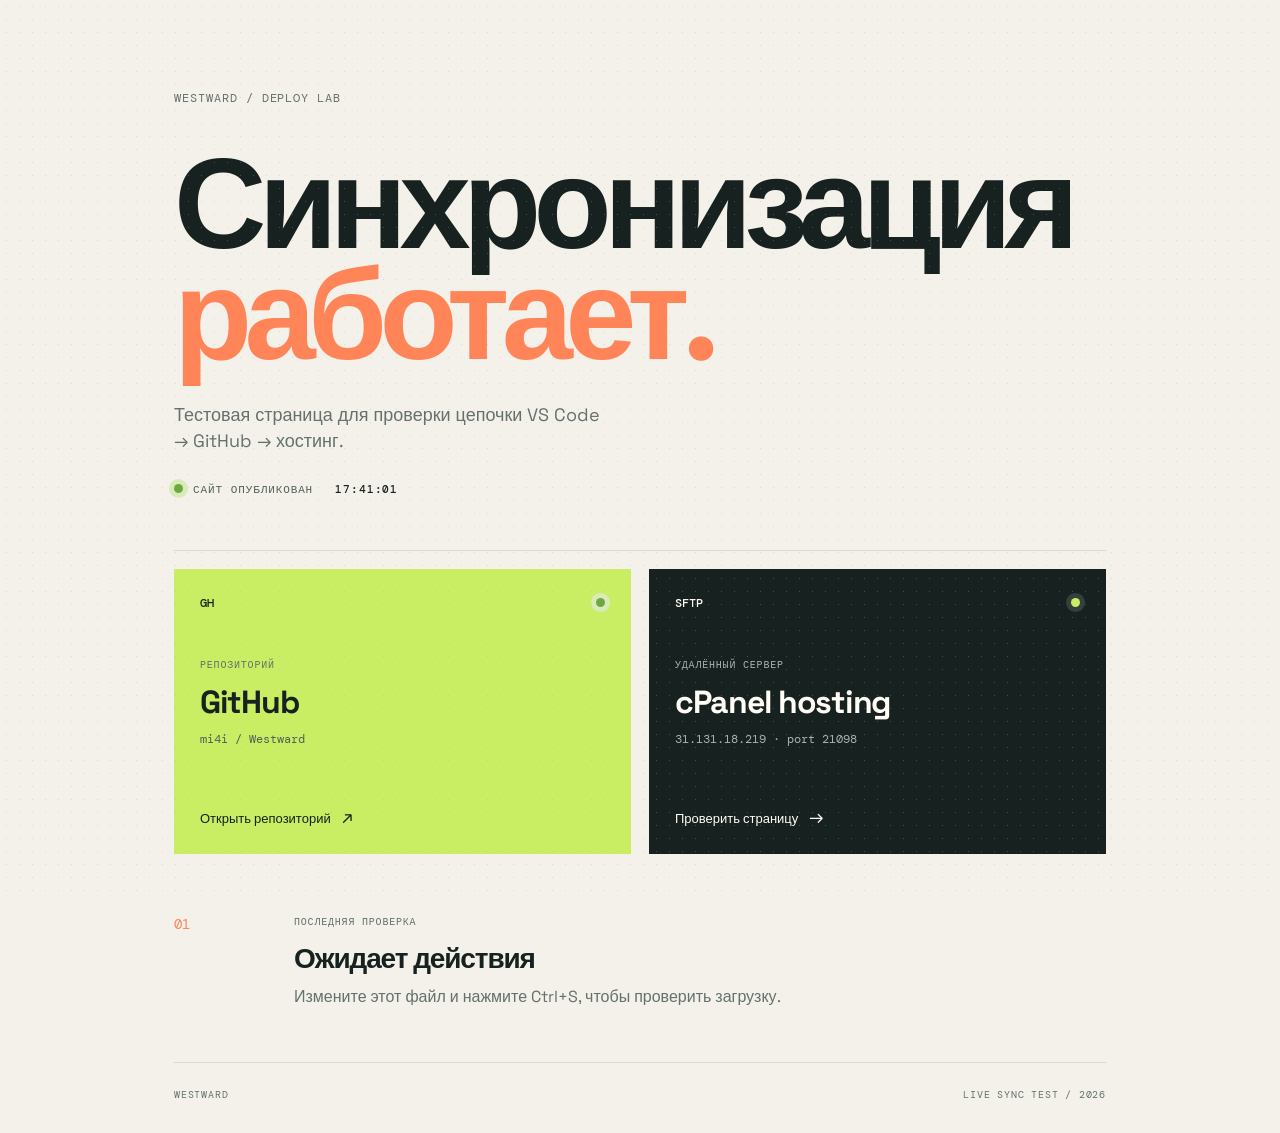
<file: index.html>
<!doctype html>
<html lang="ru">
<head>
  <meta charset="utf-8">
  <meta name="viewport" content="width=device-width, initial-scale=1">
  <meta name="description" content="Тестовая страница синхронизации GitHub и хостинга.">
  <title>Westward | Sync check</title>
  <link rel="stylesheet" href="style.css">
</head>
<body>
  <main class="shell">
    <section class="hero">
      <p class="eyebrow">WESTWARD / DEPLOY LAB</p>
      <h1>Синхронизация<br><span>работает.</span></h1>
      <p class="intro">Тестовая страница для проверки цепочки VS Code → GitHub → хостинг.</p>
      <div class="hero-meta">
        <span class="pulse"></span>
        <span>Сайт опубликован</span>
        <strong id="currentTime">--:--:--</strong>
      </div>
    </section>

    <section class="status-grid" aria-label="Статус подключений">
      <article class="status-card github-card">
        <div class="card-top"><span class="icon">GH</span><span class="status-dot"></span></div>
        <p class="label">Репозиторий</p>
        <h2>GitHub</h2>
        <p class="detail">mi4i / Westward</p>
        <a href="https://github.com/mi4i/Westward" target="_blank" rel="noreferrer">Открыть репозиторий <span>↗</span></a>
      </article>
      <article class="status-card hosting-card">
        <div class="card-top"><span class="icon">SFTP</span><span class="status-dot"></span></div>
        <p class="label">Удалённый сервер</p>
        <h2>cPanel hosting</h2>
        <p class="detail">31.131.18.219 · port 21098</p>
        <button id="checkButton" type="button">Проверить страницу <span>→</span></button>
      </article>
    </section>

    <section class="proof" aria-live="polite">
      <div class="proof-number">01</div>
      <div>
        <p class="label">Последняя проверка</p>
        <h2 id="checkMessage">Ожидает действия</h2>
        <p id="checkDetail">Измените этот файл и нажмите Ctrl+S, чтобы проверить загрузку.</p>
      </div>
    </section>

    <footer><span>WESTWARD</span><span>LIVE SYNC TEST / 2026</span></footer>
  </main>
  <script src="script.js"></script>
</body>
</html>
</file>
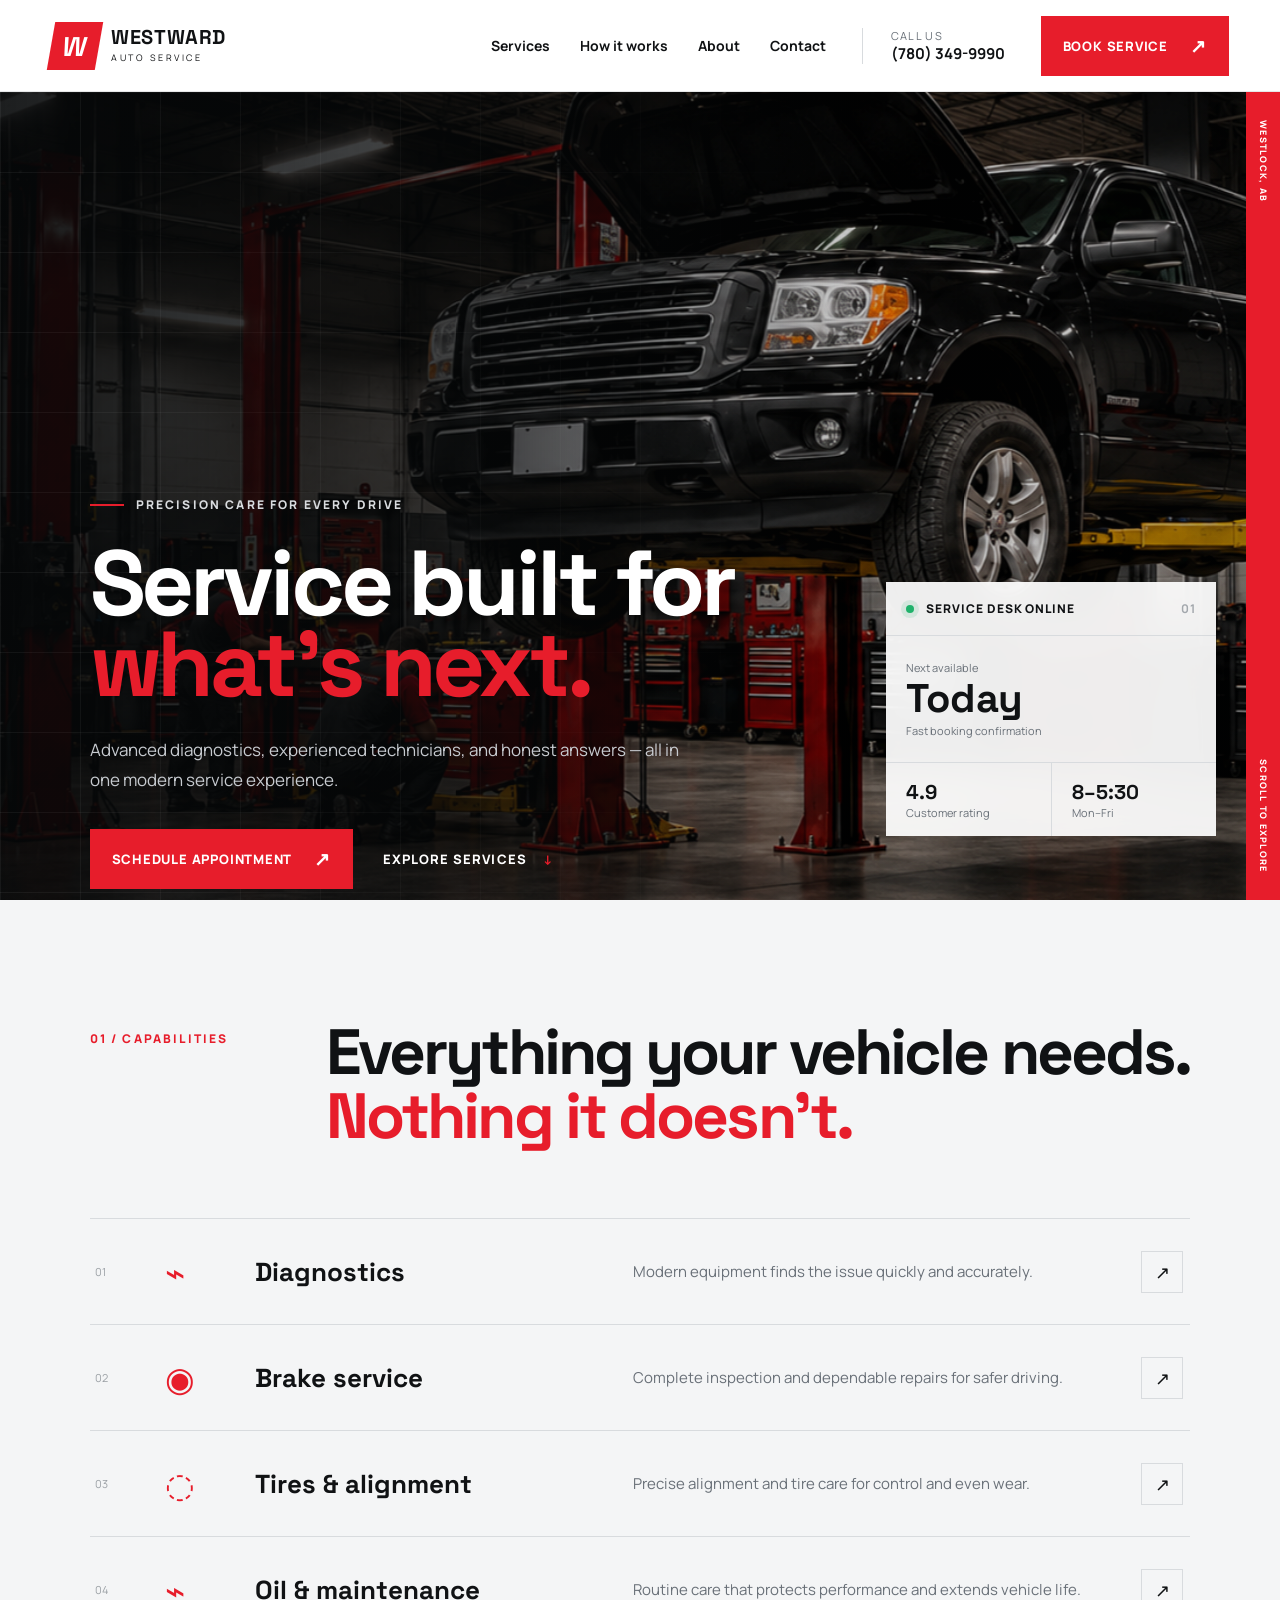
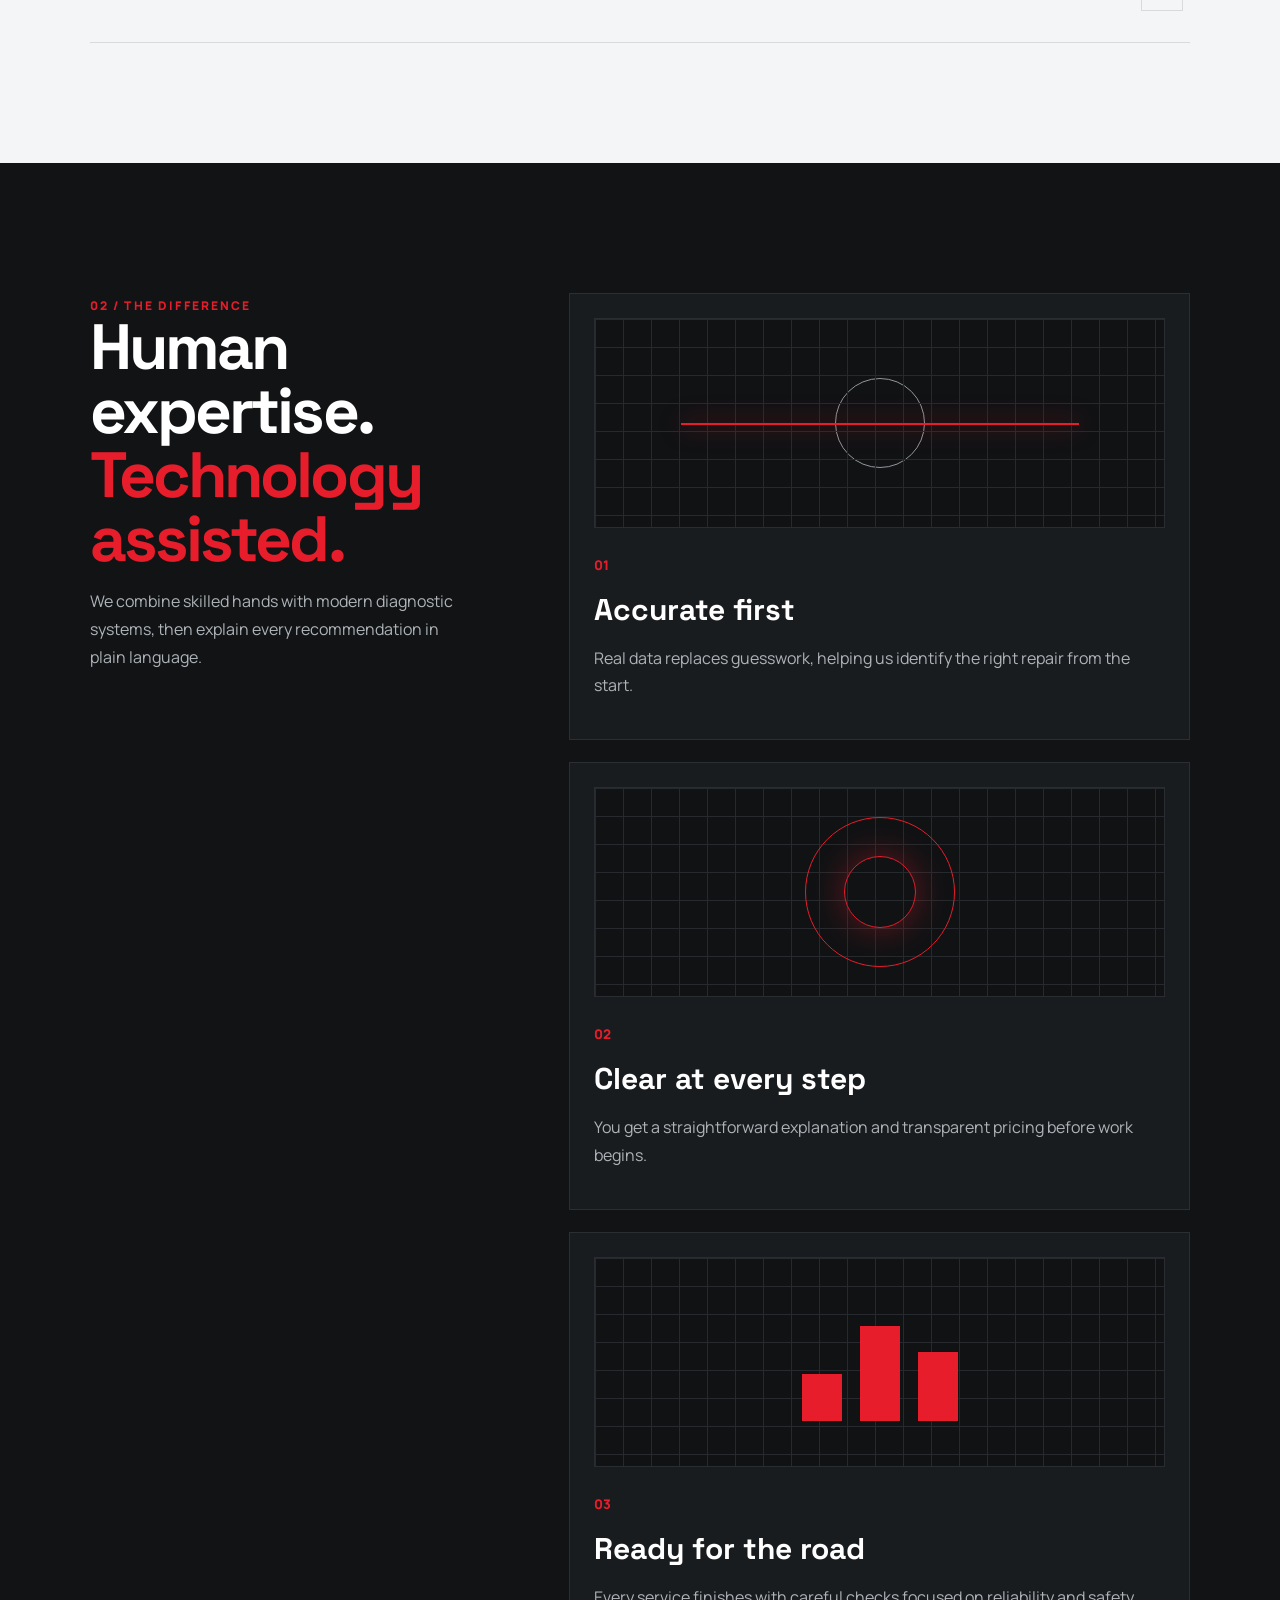
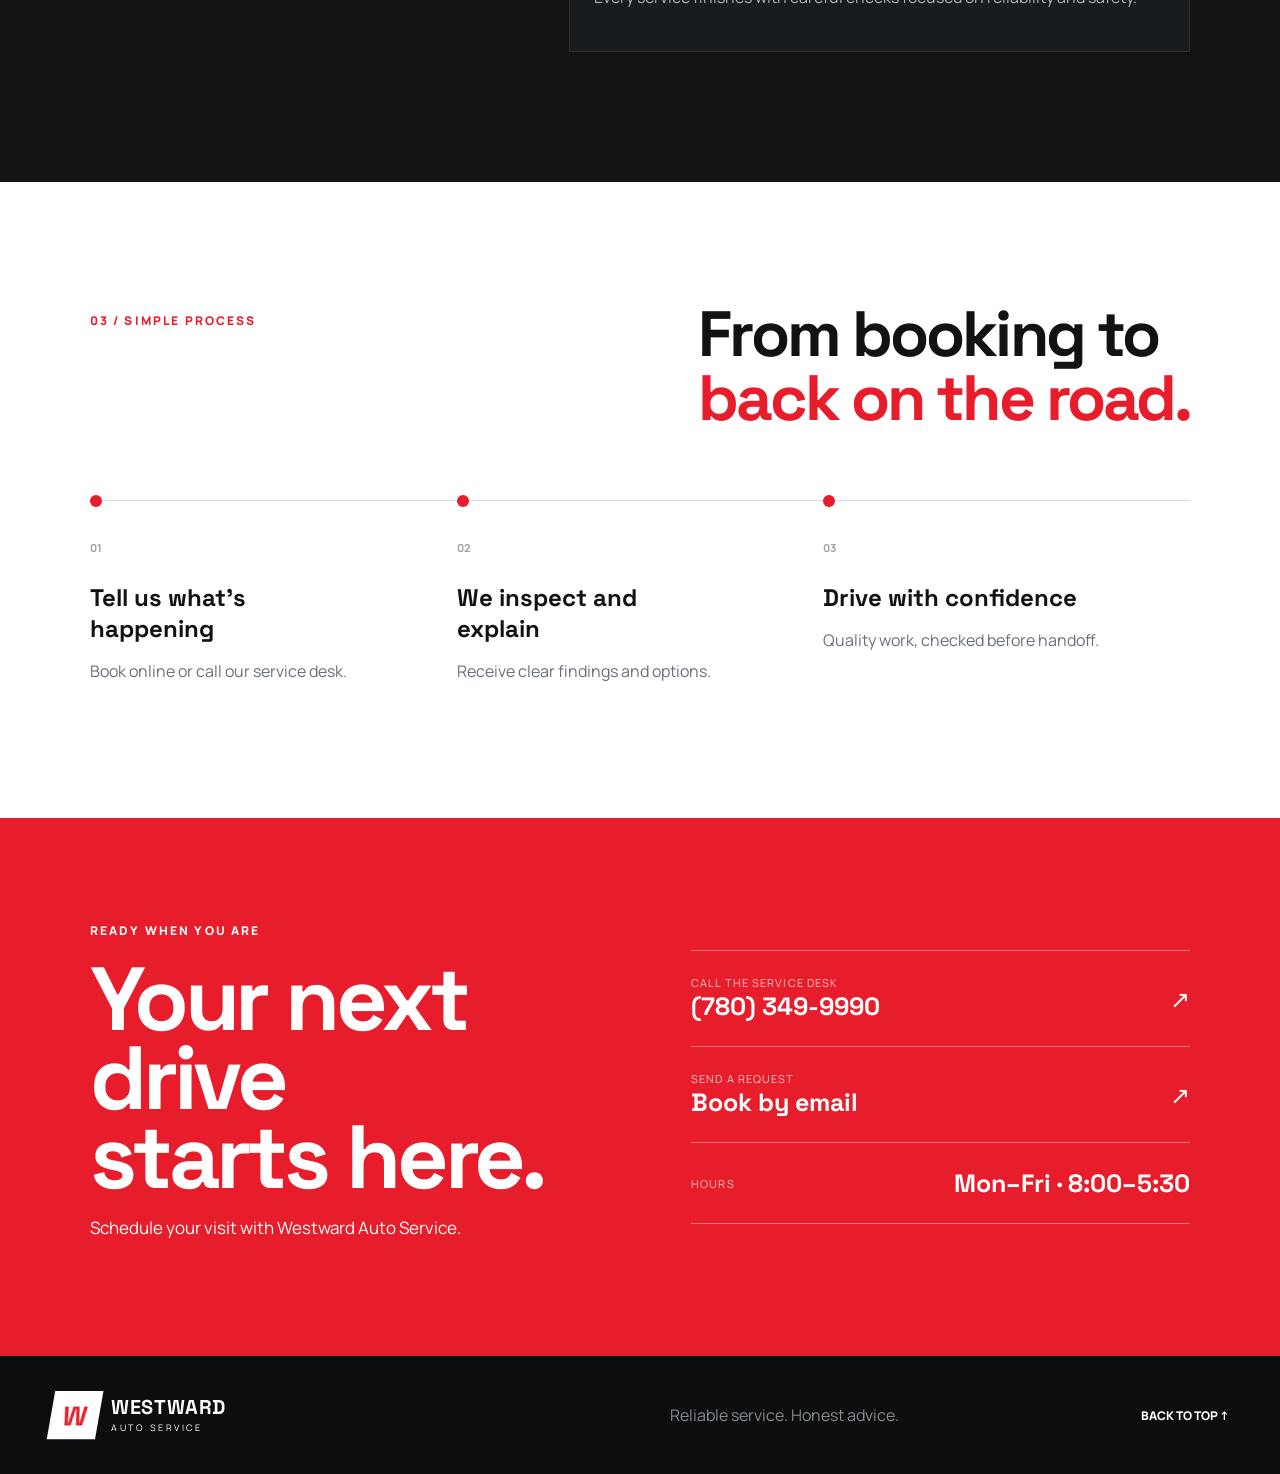
<file: westward2/index.html>
<!doctype html>
<html lang="en">

<head>
    <meta charset="utf-8">
    <meta name="viewport" content="width=device-width,initial-scale=1">
    <meta name="description" content="Westward Auto Service — modern vehicle care and diagnostics.">
    <title>Westward Auto Service</title>
    <link rel="preconnect" href="https://fonts.googleapis.com">
    <link rel="preconnect" href="https://fonts.gstatic.com" crossorigin>
    <link
        href="https://fonts.googleapis.com/css2?family=Manrope:wght@400;500;600;700;800&family=Space+Grotesk:wght@600;700&display=swap"
        rel="stylesheet">
    <link rel="stylesheet" href="css/style.css">
</head>

<body>
    <header class="topbar">
        <a class="brand" href="#top" aria-label="Westward Auto Service home">
            <span class="brand-mark">W</span>
            <span><strong>WESTWARD</strong><small>AUTO SERVICE</small></span>
        </a>
        <button class="nav-toggle" aria-expanded="false" aria-controls="nav">MENU</button>
        <nav id="nav" class="nav">
            <a href="#services">Services</a><a href="#process">How it works</a><a href="#about">About</a><a
                href="#contact">Contact</a>
        </nav>
        <a class="header-call" href="tel:7803499990"><span>Call us</span><strong>(780) 349-9990</strong></a>
        <a class="button button-red header-book" href="#contact">Book service <span>↗</span></a>
    </header>

    <main id="top">
        <section class="hero">
            <div class="hero-media" data-parallax></div>
            <div class="hero-shade"></div>
            <div class="hero-grid"></div>
            <div class="hero-copy reveal">
                <div class="eyebrow"><span></span> Precision care for every drive</div>
                <h1>Service built for<br><em>what’s next.</em></h1>
                <p>Advanced diagnostics, experienced technicians, and honest answers — all in one modern service
                    experience.</p>
                <div class="hero-actions">
                    <a class="button button-red" href="#contact">Schedule appointment <span>↗</span></a>
                    <a class="text-link" href="#services">Explore services <span>↓</span></a>
                </div>
            </div>
            <aside class="status-card reveal">
                <div class="status-head"><span class="pulse"></span> Service desk online <b>01</b></div>
                <div class="status-main"><span>Next available</span><strong>Today</strong><small>Fast booking
                        confirmation</small></div>
                <div class="status-metrics">
                    <div><b>4.9</b><span>Customer rating</span></div>
                    <div><b>8–5:30</b><span>Mon–Fri</span></div>
                </div>
            </aside>
            <div class="hero-rail"><span>WESTLOCK, AB</span><span>SCROLL TO EXPLORE</span></div>
        </section>

        <section class="service-strip" id="services">
            <div class="section-intro reveal"><span class="kicker">01 / Capabilities</span>
                <h2>Everything your vehicle needs.<br><em>Nothing it doesn’t.</em></h2>
            </div>
            <div class="service-list">
                <article class="service-row reveal"><span class="service-no">01</span>
                    <div class="service-icon">⌁</div>
                    <h3>Diagnostics</h3>
                    <p>Modern equipment finds the issue quickly and accurately.</p><a href="#contact"
                        aria-label="Book diagnostics">↗</a>
                </article>
                <article class="service-row reveal"><span class="service-no">02</span>
                    <div class="service-icon">◉</div>
                    <h3>Brake service</h3>
                    <p>Complete inspection and dependable repairs for safer driving.</p><a href="#contact"
                        aria-label="Book brake service">↗</a>
                </article>
                <article class="service-row reveal"><span class="service-no">03</span>
                    <div class="service-icon">◌</div>
                    <h3>Tires & alignment</h3>
                    <p>Precise alignment and tire care for control and even wear.</p><a href="#contact"
                        aria-label="Book tire service">↗</a>
                </article>
                <article class="service-row reveal"><span class="service-no">04</span>
                    <div class="service-icon">⌁</div>
                    <h3>Oil & maintenance</h3>
                    <p>Routine care that protects performance and extends vehicle life.</p><a href="#contact"
                        aria-label="Book maintenance">↗</a>
                </article>
            </div>
        </section>

        <section class="tech-section" id="about">
            <div class="tech-sticky reveal"><span class="kicker">02 / The difference</span>
                <h2>Human expertise.<br><em>Technology assisted.</em></h2>
                <p>We combine skilled hands with modern diagnostic systems, then explain every recommendation in plain
                    language.</p>
            </div>
            <div class="tech-cards">
                <article class="tech-card reveal">
                    <div class="tech-visual scan"><span></span><i></i></div><small>01</small>
                    <h3>Accurate first</h3>
                    <p>Real data replaces guesswork, helping us identify the right repair from the start.</p>
                </article>
                <article class="tech-card reveal">
                    <div class="tech-visual rings"><span></span><i></i></div><small>02</small>
                    <h3>Clear at every step</h3>
                    <p>You get a straightforward explanation and transparent pricing before work begins.</p>
                </article>
                <article class="tech-card reveal">
                    <div class="tech-visual bars"><span></span><i></i><b></b></div><small>03</small>
                    <h3>Ready for the road</h3>
                    <p>Every service finishes with careful checks focused on reliability and safety.</p>
                </article>
            </div>
        </section>

        <section class="process" id="process">
            <div class="section-intro reveal"><span class="kicker">03 / Simple process</span>
                <h2>From booking to<br><em>back on the road.</em></h2>
            </div>
            <div class="process-line">
                <article class="reveal"><b>01</b><span></span>
                    <h3>Tell us what’s happening</h3>
                    <p>Book online or call our service desk.</p>
                </article>
                <article class="reveal"><b>02</b><span></span>
                    <h3>We inspect and explain</h3>
                    <p>Receive clear findings and options.</p>
                </article>
                <article class="reveal"><b>03</b><span></span>
                    <h3>Drive with confidence</h3>
                    <p>Quality work, checked before handoff.</p>
                </article>
            </div>
        </section>

        <section class="booking" id="contact">
            <div class="booking-copy reveal"><span class="kicker">Ready when you are</span>
                <h2>Your next drive<br>starts here.</h2>
                <p>Schedule your visit with Westward Auto Service.</p>
            </div>
            <div class="booking-panel reveal"><a href="tel:7803499990"><small>Call the service desk</small><strong>(780)
                        349-9990</strong><span>↗</span></a><a href="mailto:service@westwardauto.ca"><small>Send a
                        request</small><strong>Book by email</strong><span>↗</span></a>
                <div><small>Hours</small><strong>Mon–Fri · 8:00–5:30</strong></div>
            </div>
        </section>
    </main>

    <footer><a class="brand brand-dark" href="#top"><span
                class="brand-mark">W</span><span><strong>WESTWARD</strong><small>AUTO SERVICE</small></span></a>
        <p>Reliable service. Honest advice.</p><a href="#top">Back to top ↑</a>
    </footer>
    <script src="js/main.js"></script>
</body>

</html>
</file>
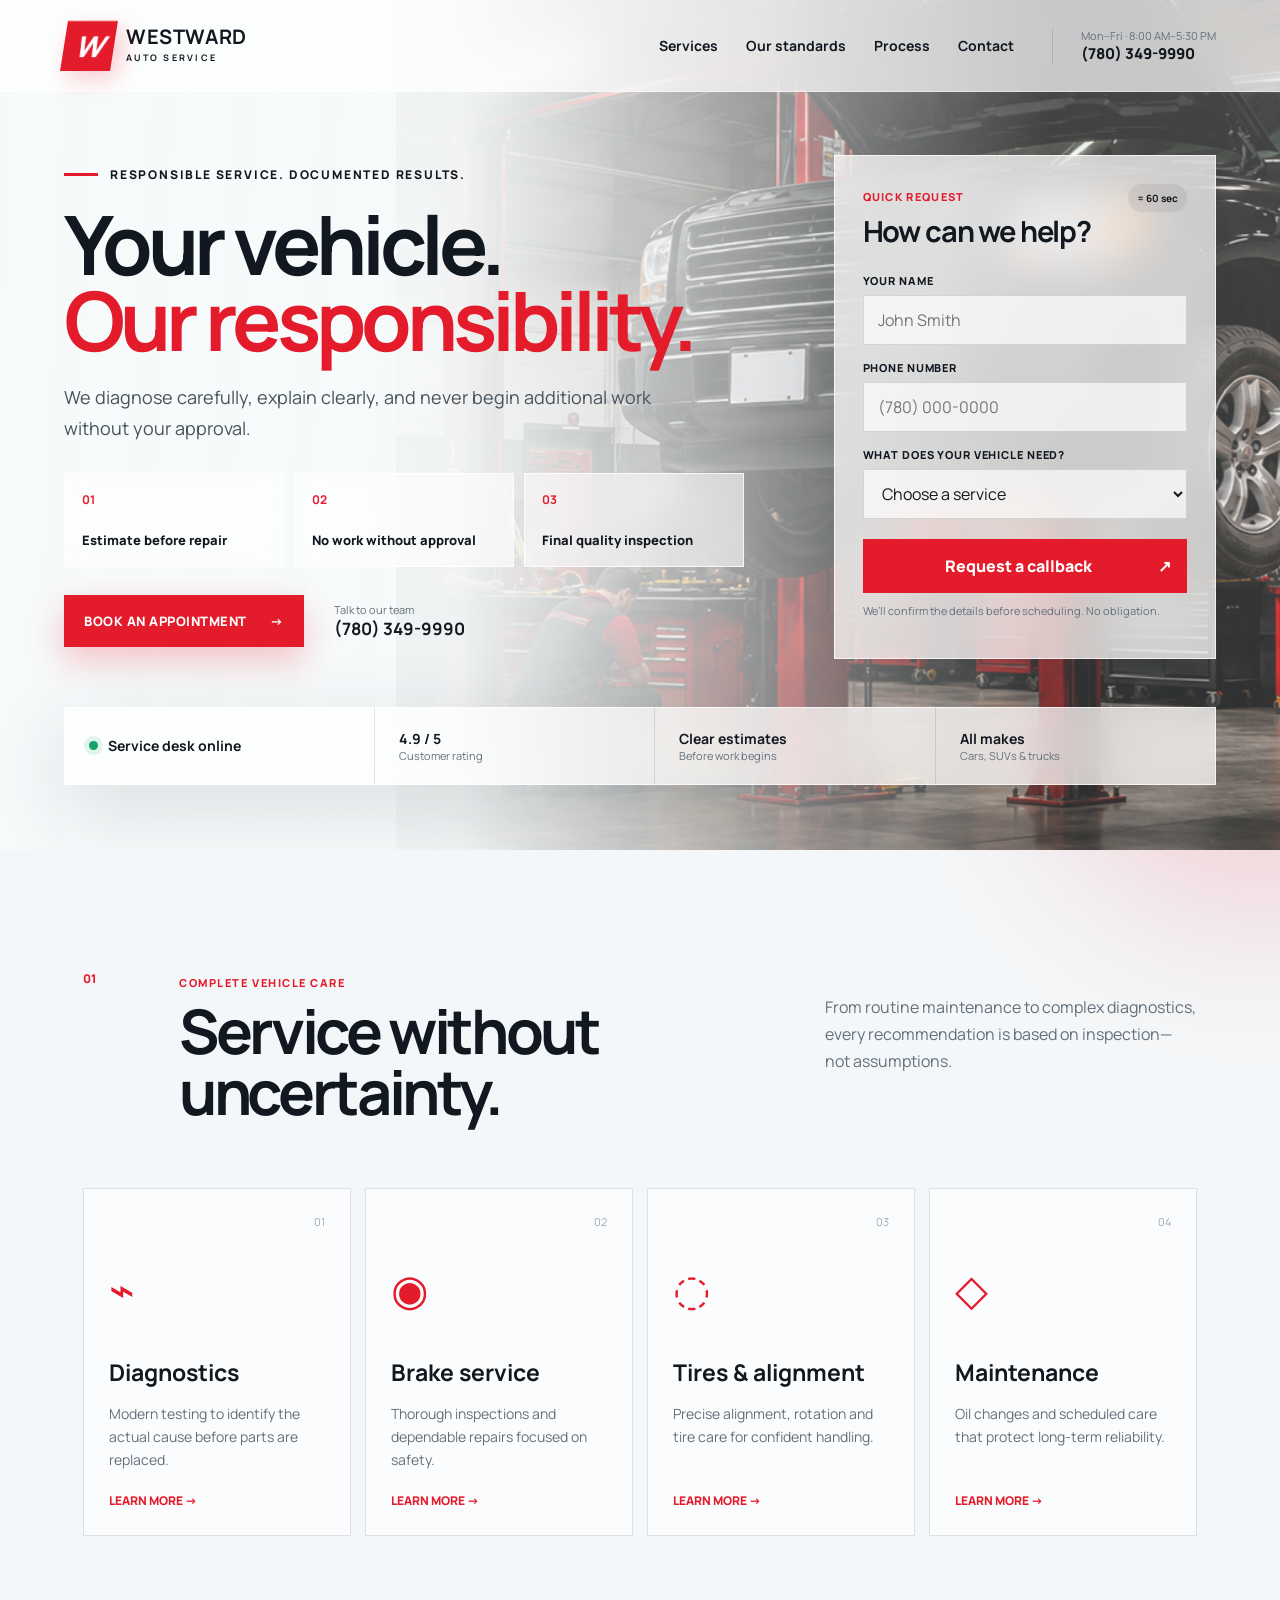
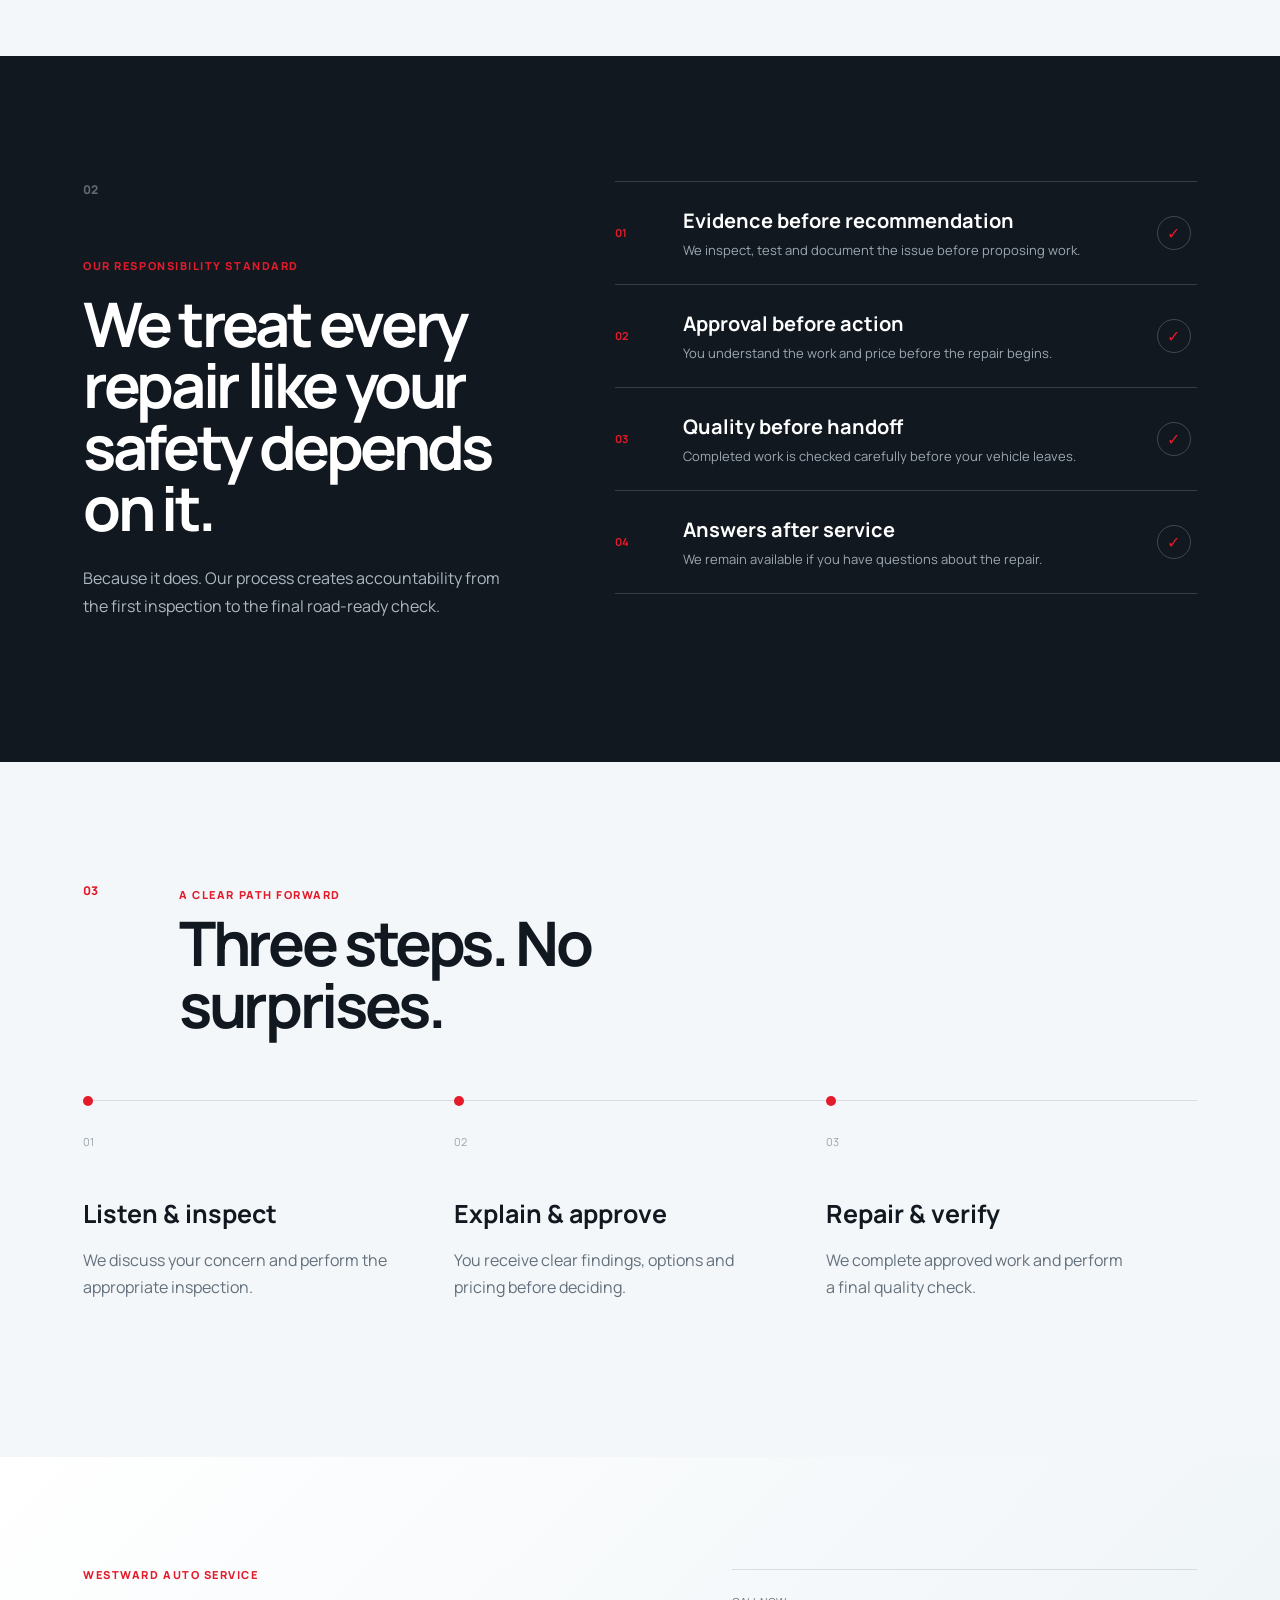
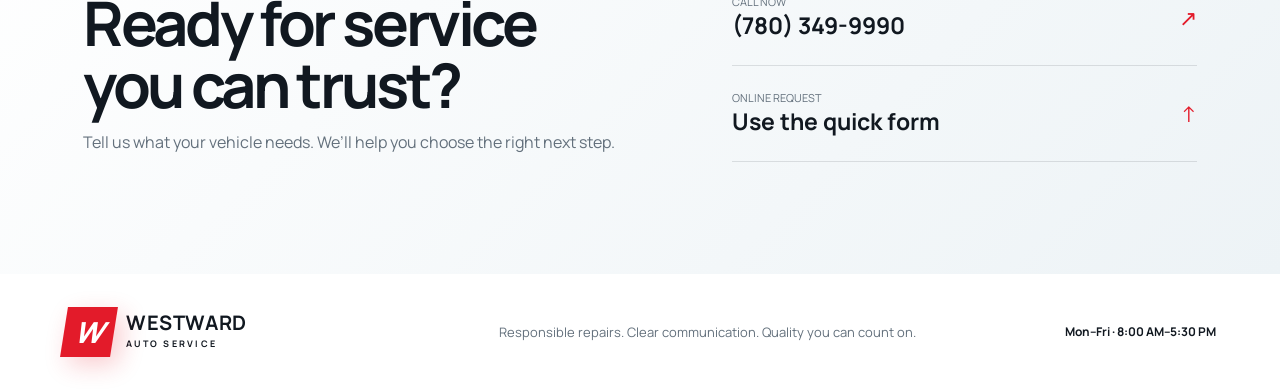
<file: westward3/index.html>
<!DOCTYPE html>
<html lang="en">
<head>
    <!-- Базовые настройки документа и адаптивного отображения -->
    <meta charset="UTF-8">
    <meta name="viewport" content="width=device-width, initial-scale=1.0">
    <meta name="description" content="Westward Auto Service — responsible repairs, transparent estimates and quality control.">
    <title>Westward Auto Service — Responsible Auto Care</title>

    <!-- Современный шрифт сайта -->
    <link rel="preconnect" href="https://fonts.googleapis.com">
    <link rel="preconnect" href="https://fonts.gstatic.com" crossorigin>
    <link href="https://fonts.googleapis.com/css2?family=Manrope:wght@400;500;600;700;800&display=swap" rel="stylesheet">

    <!-- Главный файл стилей: путь соответствует папке westward3/css -->
    <link rel="stylesheet" href="css/style.css">
</head>
<body>
    <!-- Декоративные световые пятна для эффекта прозрачного стекла -->
    <div class="ambient ambient-one" aria-hidden="true"></div>
    <div class="ambient ambient-two" aria-hidden="true"></div>

    <!-- ШАПКА: логотип, навигация, телефон и кнопка мобильного меню -->
    <header class="site-header" id="top">
        <a class="brand" href="#top" aria-label="Westward Auto Service home">
            <span class="brand-symbol">W</span>
            <span class="brand-copy">
                <strong>WESTWARD</strong>
                <small>AUTO SERVICE</small>
            </span>
        </a>

        <button class="menu-button" id="menuButton" aria-expanded="false" aria-controls="mainNav">Menu</button>

        <nav class="main-nav" id="mainNav" aria-label="Main navigation">
            <a href="#services">Services</a>
            <a href="#standards">Our standards</a>
            <a href="#process">Process</a>
            <a href="#contact">Contact</a>
        </nav>

        <div class="header-contact">
            <span>Mon–Fri · 8:00 AM–5:30 PM</span>
            <a href="tel:7803499990">(780) 349-9990</a>
        </div>
    </header>

    <main>
        <!-- HERO: максимально содержательный первый экран с параллаксом и мини-формой -->
        <section class="hero-section">
            <!-- Фоновая фотография двигается при прокрутке через js/main.js -->
            <div class="hero-photo" id="parallaxPhoto" aria-hidden="true"></div>
            <div class="hero-overlay" aria-hidden="true"></div>

            <div class="hero-layout">
                <!-- Основное обещание мастерской -->
                <div class="hero-content reveal">
                    <div class="trust-label"><span></span> Responsible service. Documented results.</div>
                    <h1>Your vehicle.<br><em>Our responsibility.</em></h1>
                    <p class="hero-lead">We diagnose carefully, explain clearly, and never begin additional work without your approval.</p>

                    <!-- Ключевые гарантии уже на первом экране -->
                    <div class="promise-grid">
                        <div><strong>01</strong><span>Estimate before repair</span></div>
                        <div><strong>02</strong><span>No work without approval</span></div>
                        <div><strong>03</strong><span>Final quality inspection</span></div>
                    </div>

                    <div class="hero-links">
                        <a class="primary-button" href="#contact">Book an appointment <span>→</span></a>
                        <a class="phone-link" href="tel:7803499990"><small>Talk to our team</small><b>(780) 349-9990</b></a>
                    </div>
                </div>

                <!-- Прозрачная мини-форма обращения -->
                <form class="hero-form glass-card reveal" id="requestForm">
                    <div class="form-heading">
                        <div><span>Quick request</span><h2>How can we help?</h2></div>
                        <b>≈ 60 sec</b>
                    </div>

                    <label for="customerName">Your name</label>
                    <input id="customerName" name="name" type="text" autocomplete="name" placeholder="John Smith" required>

                    <label for="customerPhone">Phone number</label>
                    <input id="customerPhone" name="phone" type="tel" autocomplete="tel" placeholder="(780) 000-0000" required>

                    <label for="serviceType">What does your vehicle need?</label>
                    <select id="serviceType" name="service" required>
                        <option value="">Choose a service</option>
                        <option>Diagnostics</option>
                        <option>Oil & maintenance</option>
                        <option>Brake service</option>
                        <option>Tires & alignment</option>
                        <option>Other repair</option>
                    </select>

                    <button class="form-submit" type="submit">Request a callback <span>↗</span></button>
                    <p class="form-note">We’ll confirm the details before scheduling. No obligation.</p>
                    <p class="form-status" id="formStatus" role="status" aria-live="polite"></p>
                </form>
            </div>

            <!-- Нижняя стеклянная панель доверия -->
            <div class="hero-proof glass-card reveal">
                <div><span class="green-dot"></span><b>Service desk online</b></div>
                <div><strong>4.9 / 5</strong><span>Customer rating</span></div>
                <div><strong>Clear estimates</strong><span>Before work begins</span></div>
                <div><strong>All makes</strong><span>Cars, SUVs & trucks</span></div>
            </div>
        </section>

        <!-- УСЛУГИ: понятный список основных направлений -->
        <section class="section services-section" id="services">
            <div class="section-heading reveal">
                <span class="section-number">01</span>
                <div><small>Complete vehicle care</small><h2>Service without uncertainty.</h2></div>
                <p>From routine maintenance to complex diagnostics, every recommendation is based on inspection—not assumptions.</p>
            </div>

            <div class="services-grid">
                <article class="service-card reveal"><span>01</span><div class="line-icon">⌁</div><h3>Diagnostics</h3><p>Modern testing to identify the actual cause before parts are replaced.</p><a href="#contact">Learn more →</a></article>
                <article class="service-card reveal"><span>02</span><div class="line-icon">◉</div><h3>Brake service</h3><p>Thorough inspections and dependable repairs focused on safety.</p><a href="#contact">Learn more →</a></article>
                <article class="service-card reveal"><span>03</span><div class="line-icon">◌</div><h3>Tires & alignment</h3><p>Precise alignment, rotation and tire care for confident handling.</p><a href="#contact">Learn more →</a></article>
                <article class="service-card reveal"><span>04</span><div class="line-icon">◇</div><h3>Maintenance</h3><p>Oil changes and scheduled care that protect long-term reliability.</p><a href="#contact">Learn more →</a></article>
            </div>
        </section>

        <!-- СТАНДАРТЫ: главный акцент на ответственности мастерской -->
        <section class="standards-section" id="standards">
            <div class="standards-copy reveal">
                <span class="section-number light">02</span>
                <small>Our responsibility standard</small>
                <h2>We treat every repair like your safety depends on it.</h2>
                <p>Because it does. Our process creates accountability from the first inspection to the final road-ready check.</p>
            </div>

            <div class="standards-list">
                <article class="standard-item reveal"><b>01</b><div><h3>Evidence before recommendation</h3><p>We inspect, test and document the issue before proposing work.</p></div><span>✓</span></article>
                <article class="standard-item reveal"><b>02</b><div><h3>Approval before action</h3><p>You understand the work and price before the repair begins.</p></div><span>✓</span></article>
                <article class="standard-item reveal"><b>03</b><div><h3>Quality before handoff</h3><p>Completed work is checked carefully before your vehicle leaves.</p></div><span>✓</span></article>
                <article class="standard-item reveal"><b>04</b><div><h3>Answers after service</h3><p>We remain available if you have questions about the repair.</p></div><span>✓</span></article>
            </div>
        </section>

        <!-- ПРОЦЕСС: три понятных шага обслуживания -->
        <section class="section process-section" id="process">
            <div class="section-heading reveal">
                <span class="section-number">03</span>
                <div><small>A clear path forward</small><h2>Three steps. No surprises.</h2></div>
            </div>
            <div class="process-grid">
                <article class="reveal"><span>01</span><h3>Listen & inspect</h3><p>We discuss your concern and perform the appropriate inspection.</p></article>
                <article class="reveal"><span>02</span><h3>Explain & approve</h3><p>You receive clear findings, options and pricing before deciding.</p></article>
                <article class="reveal"><span>03</span><h3>Repair & verify</h3><p>We complete approved work and perform a final quality check.</p></article>
            </div>
        </section>

        <!-- ФИНАЛЬНЫЙ КОНТАКТНЫЙ БЛОК -->
        <section class="contact-section" id="contact">
            <div class="contact-copy reveal"><small>Westward Auto Service</small><h2>Ready for service you can trust?</h2><p>Tell us what your vehicle needs. We’ll help you choose the right next step.</p></div>
            <div class="contact-actions reveal"><a href="tel:7803499990"><small>Call now</small><strong>(780) 349-9990</strong><span>↗</span></a><a href="#requestForm"><small>Online request</small><strong>Use the quick form</strong><span>↑</span></a></div>
        </section>
    </main>

    <!-- ПОДВАЛ: логотип, часы и быстрые ссылки -->
    <footer class="site-footer">
        <a class="brand" href="#top"><span class="brand-symbol">W</span><span class="brand-copy"><strong>WESTWARD</strong><small>AUTO SERVICE</small></span></a>
        <p>Responsible repairs. Clear communication. Quality you can count on.</p>
        <span>Mon–Fri · 8:00 AM–5:30 PM</span>
    </footer>

    <!-- Главный JavaScript: путь соответствует папке westward3/js -->
    <script src="js/main.js"></script>
</body>
</html>
</file>
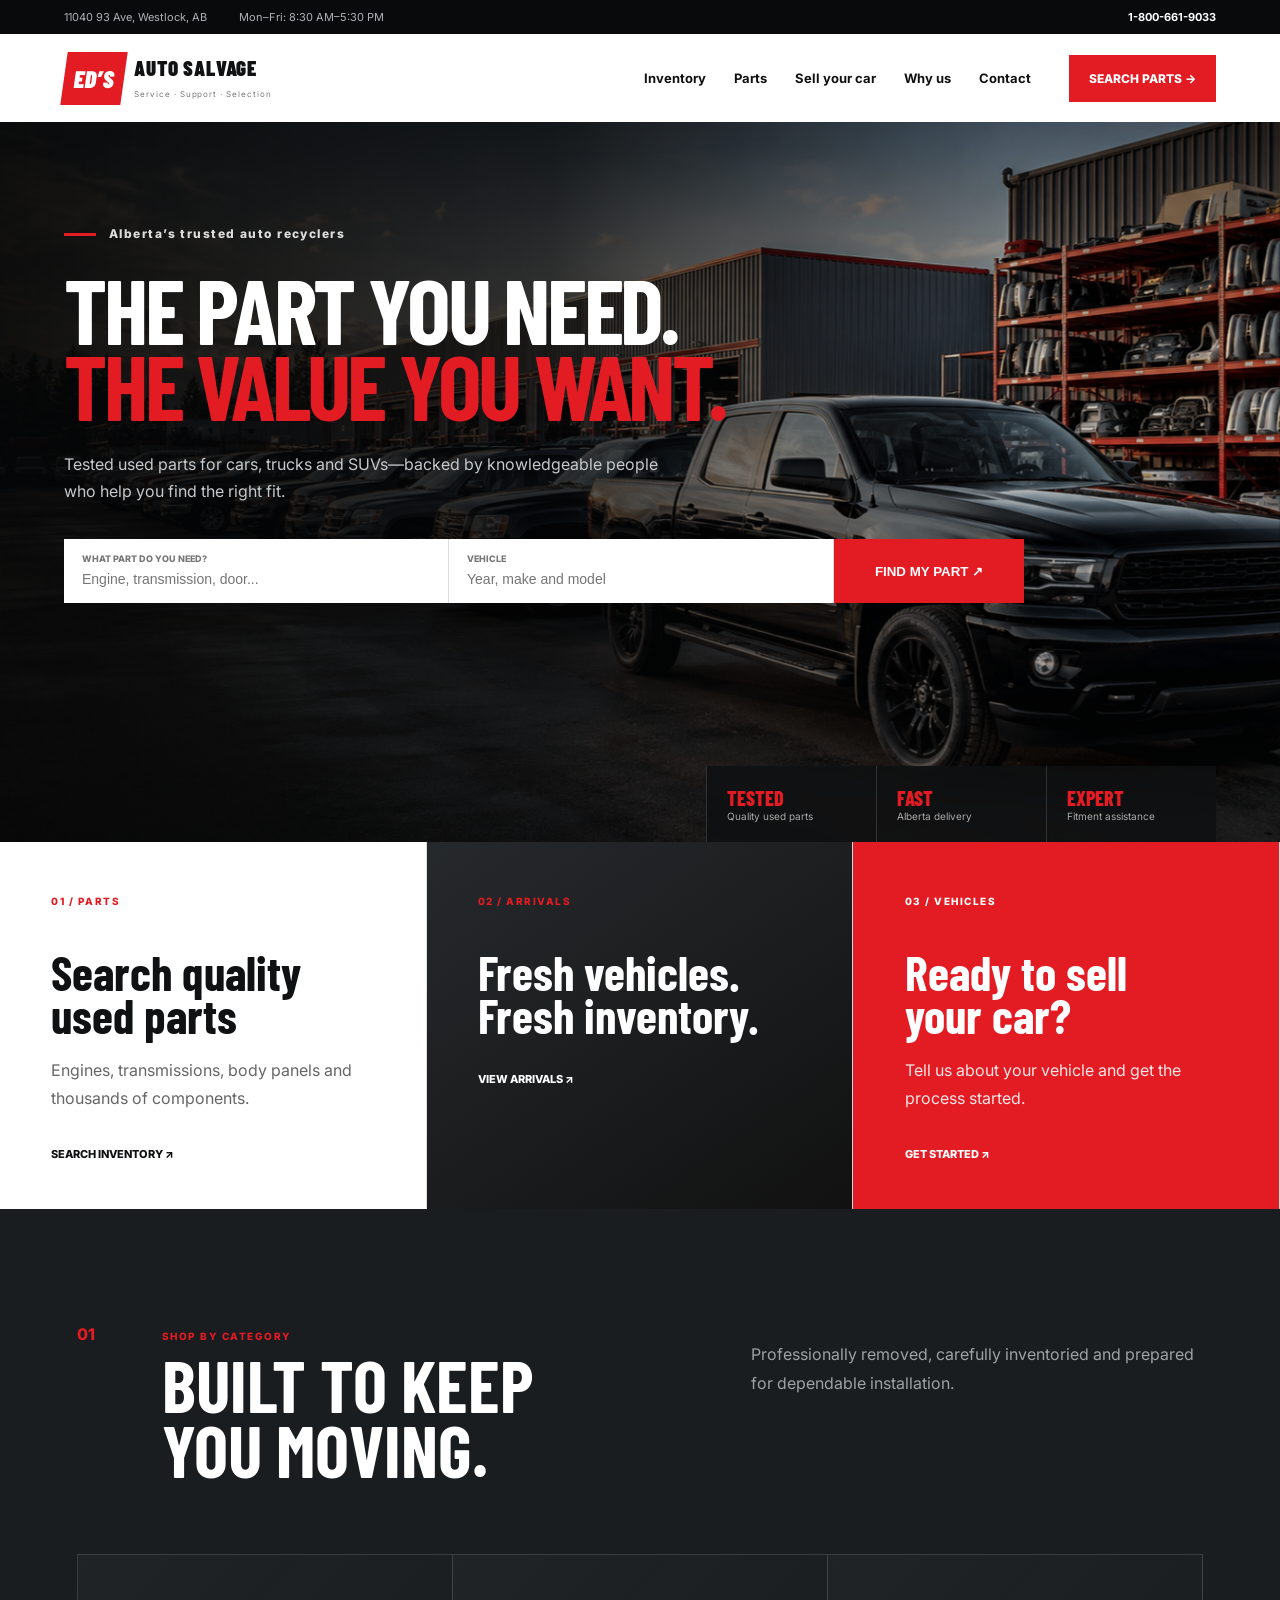
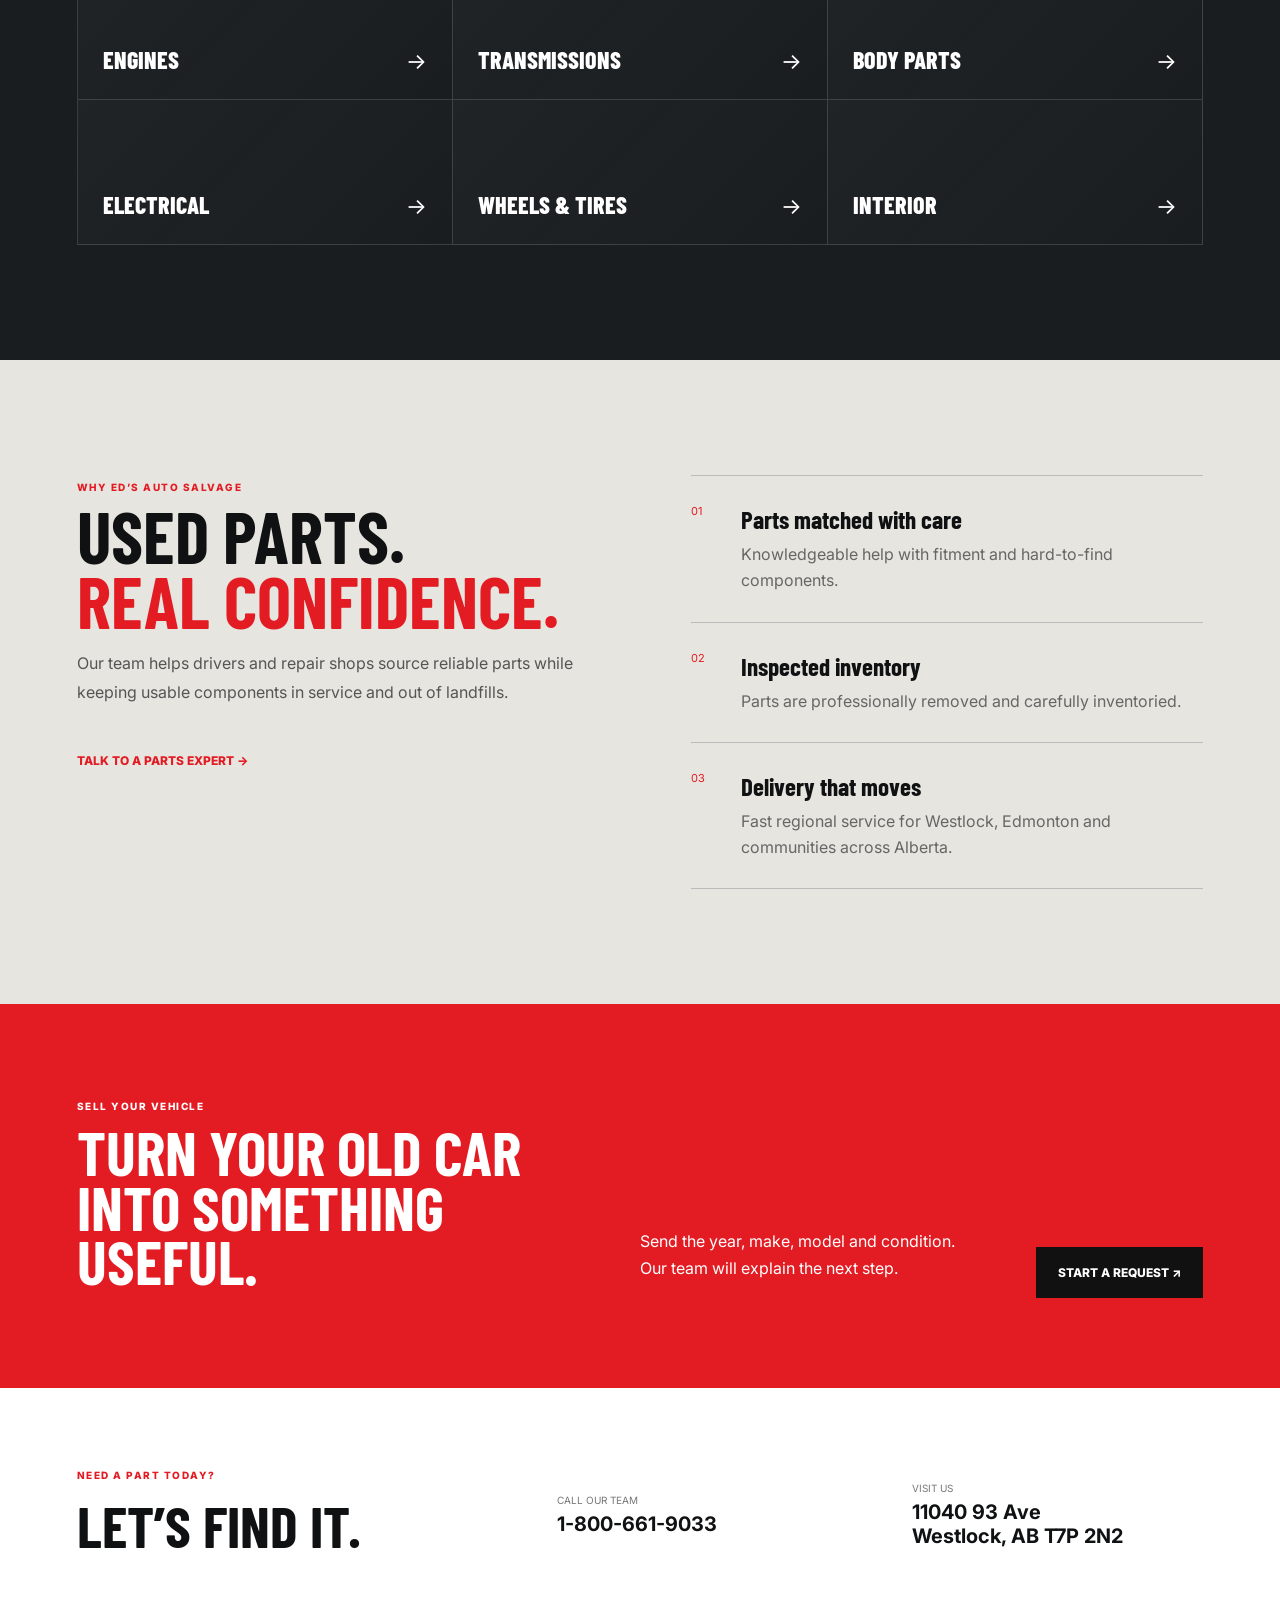
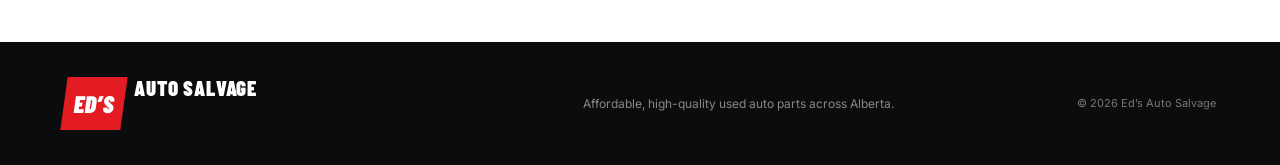
<file: westward4/index.html>
<!doctype html>
<html lang="en">
<head>
  <!-- Кодировка, адаптивность и описание страницы -->
  <meta charset="UTF-8">
  <meta name="viewport" content="width=device-width,initial-scale=1">
  <meta name="description" content="Affordable tested used auto parts from Ed's Auto Salvage in Westlock, Alberta.">
  <title>Ed's Auto Salvage | Quality Used Auto Parts</title>
  <!-- Шрифт и главный CSS-файл -->
  <link rel="preconnect" href="https://fonts.googleapis.com">
  <link rel="preconnect" href="https://fonts.gstatic.com" crossorigin>
  <link href="https://fonts.googleapis.com/css2?family=Barlow+Condensed:wght@600;700;800;900&family=Inter:wght@400;500;600;700&display=swap" rel="stylesheet">
  <link rel="stylesheet" href="css/style.css">
</head>
<body>
  <!-- Верхняя информационная полоса -->
  <div class="utility"><span>11040 93 Ave, Westlock, AB</span><span>Mon–Fri: 8:30 AM–5:30 PM</span><a href="tel:18006619033">1-800-661-9033</a></div>

  <!-- Основная шапка с логотипом и мобильным меню -->
  <header class="header">
    <a class="logo" href="#top"><span>ED’S</span><strong>AUTO SALVAGE</strong><small>Service · Support · Selection</small></a>
    <button id="menuBtn" class="menu-btn" aria-expanded="false" aria-controls="nav">MENU</button>
    <nav id="nav"><a href="#inventory">Inventory</a><a href="#parts">Parts</a><a href="#sell">Sell your car</a><a href="#why">Why us</a><a href="#contact">Contact</a></nav>
    <a class="header-cta" href="#search">SEARCH PARTS →</a>
  </header>

  <main id="top">
    <!-- Hero с параллаксом и поиском запчастей -->
    <section class="hero">
      <div class="hero-photo" id="parallax"></div>
      <div class="hero-overlay"></div>
      <div class="hero-content reveal">
        <span class="eyebrow">Alberta’s trusted auto recyclers</span>
        <h1>THE PART YOU NEED.<br><em>THE VALUE YOU WANT.</em></h1>
        <p>Tested used parts for cars, trucks and SUVs—backed by knowledgeable people who help you find the right fit.</p>
        <!-- Поисковая панель — главный сценарий первого экрана -->
        <form class="parts-search" id="search">
          <div><label for="part">What part do you need?</label><input id="part" type="text" placeholder="Engine, transmission, door..." required></div>
          <div><label for="vehicle">Vehicle</label><input id="vehicle" type="text" placeholder="Year, make and model" required></div>
          <button type="submit">FIND MY PART <span>↗</span></button>
        </form>
        <p id="searchStatus" class="search-status" role="status"></p>
      </div>
      <div class="hero-stats"><div><b>TESTED</b><span>Quality used parts</span></div><div><b>FAST</b><span>Alberta delivery</span></div><div><b>EXPERT</b><span>Fitment assistance</span></div></div>
    </section>

    <!-- Три ключевых направления компании -->
    <section class="action-grid" id="parts">
      <a class="action-card reveal" href="#search"><small>01 / PARTS</small><h2>Search quality<br>used parts</h2><p>Engines, transmissions, body panels and thousands of components.</p><span>SEARCH INVENTORY ↗</span></a>
      <a class="action-card image-card reveal" href="#inventory"><small>02 / ARRIVALS</small><h2>Fresh vehicles.<br>Fresh inventory.</h2><span>VIEW ARRIVALS ↗</span></a>
      <a class="action-card red-card reveal" href="#sell"><small>03 / VEHICLES</small><h2>Ready to sell<br>your car?</h2><p>Tell us about your vehicle and get the process started.</p><span>GET STARTED ↗</span></a>
    </section>

    <!-- Категории запчастей -->
    <section class="section dark-section" id="inventory">
      <div class="section-head reveal"><span>01</span><div><small>SHOP BY CATEGORY</small><h2>BUILT TO KEEP<br>YOU MOVING.</h2></div><p>Professionally removed, carefully inventoried and prepared for dependable installation.</p></div>
      <div class="category-grid">
        <article class="reveal"><b>ENGINES</b><span>→</span></article><article class="reveal"><b>TRANSMISSIONS</b><span>→</span></article><article class="reveal"><b>BODY PARTS</b><span>→</span></article><article class="reveal"><b>ELECTRICAL</b><span>→</span></article><article class="reveal"><b>WHEELS & TIRES</b><span>→</span></article><article class="reveal"><b>INTERIOR</b><span>→</span></article>
      </div>
    </section>

    <!-- Преимущества и доверие -->
    <section class="section why" id="why">
      <div class="why-copy reveal"><small>WHY ED’S AUTO SALVAGE</small><h2>USED PARTS.<br><em>REAL CONFIDENCE.</em></h2><p>Our team helps drivers and repair shops source reliable parts while keeping usable components in service and out of landfills.</p><a href="#contact">TALK TO A PARTS EXPERT →</a></div>
      <div class="why-list">
        <article class="reveal"><span>01</span><div><h3>Parts matched with care</h3><p>Knowledgeable help with fitment and hard-to-find components.</p></div></article>
        <article class="reveal"><span>02</span><div><h3>Inspected inventory</h3><p>Parts are professionally removed and carefully inventoried.</p></div></article>
        <article class="reveal"><span>03</span><div><h3>Delivery that moves</h3><p>Fast regional service for Westlock, Edmonton and communities across Alberta.</p></div></article>
      </div>
    </section>

    <!-- Блок продажи автомобиля -->
    <section class="sell" id="sell"><div class="reveal"><small>SELL YOUR VEHICLE</small><h2>TURN YOUR OLD CAR<br>INTO SOMETHING USEFUL.</h2></div><p class="reveal">Send the year, make, model and condition. Our team will explain the next step.</p><a class="reveal" href="#contact">START A REQUEST ↗</a></section>

    <!-- Контакты -->
    <section class="contact" id="contact"><div><small>NEED A PART TODAY?</small><h2>LET’S FIND IT.</h2></div><a href="tel:18006619033"><span>CALL OUR TEAM</span><strong>1-800-661-9033</strong></a><div><span>VISIT US</span><strong>11040 93 Ave<br>Westlock, AB T7P 2N2</strong></div></section>
  </main>

  <!-- Подвал -->
  <footer><a class="logo" href="#top"><span>ED’S</span><strong>AUTO SALVAGE</strong></a><p>Affordable, high-quality used auto parts across Alberta.</p><span>© 2026 Ed’s Auto Salvage</span></footer>
  <!-- Главный JavaScript -->
  <script src="js/main.js"></script>
</body>
</html>
</file>
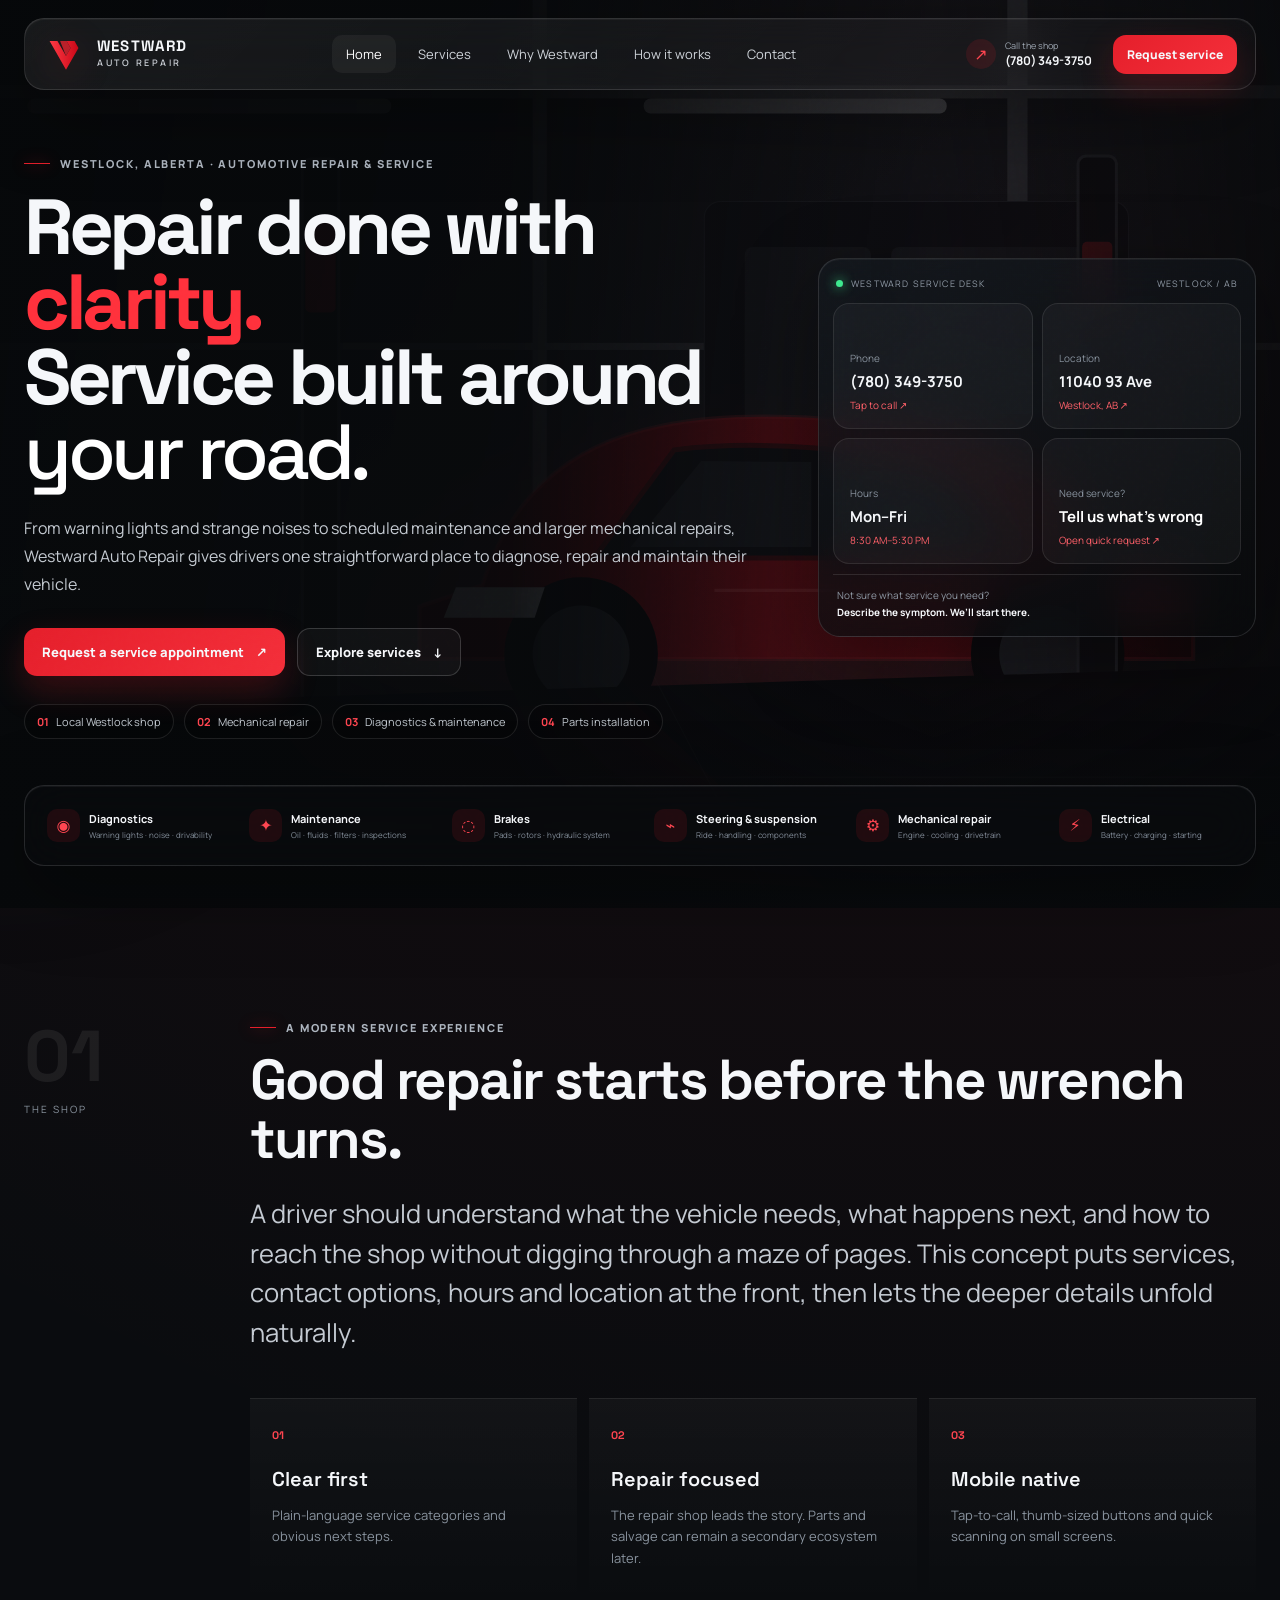
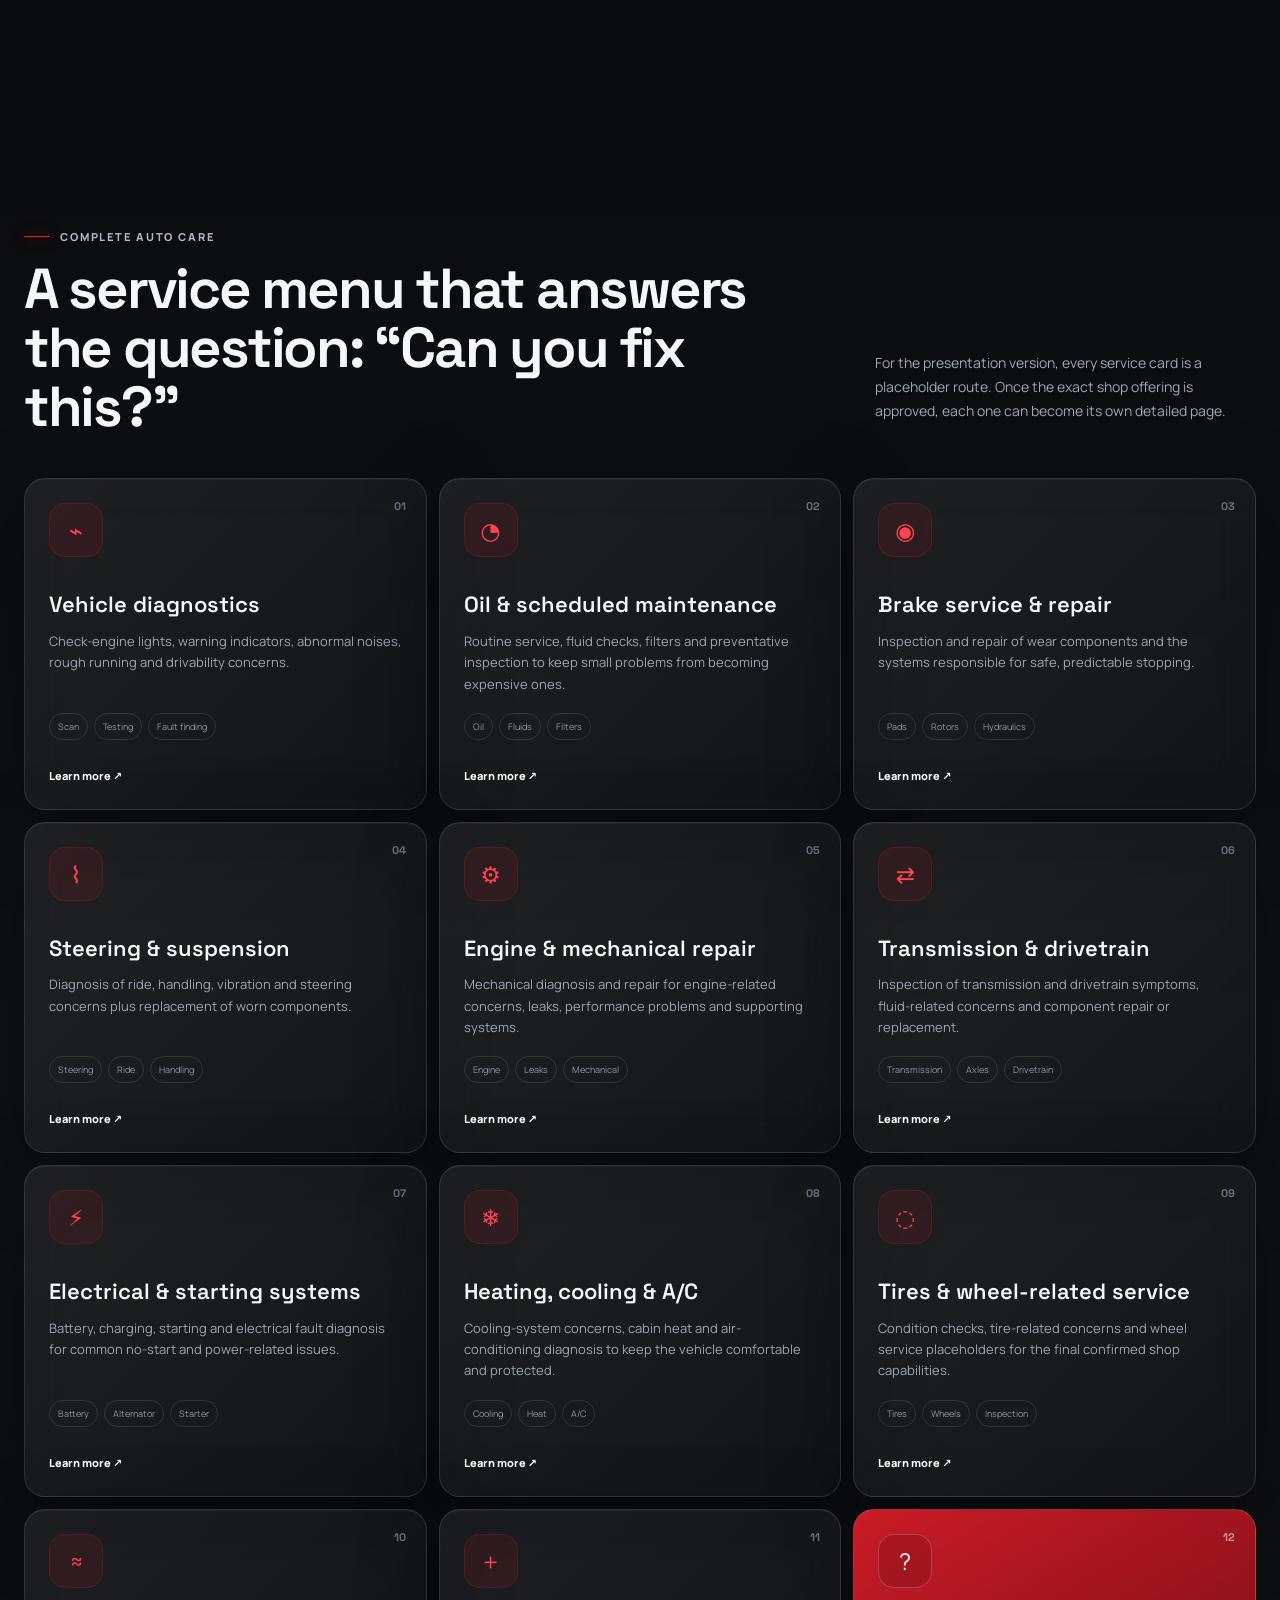
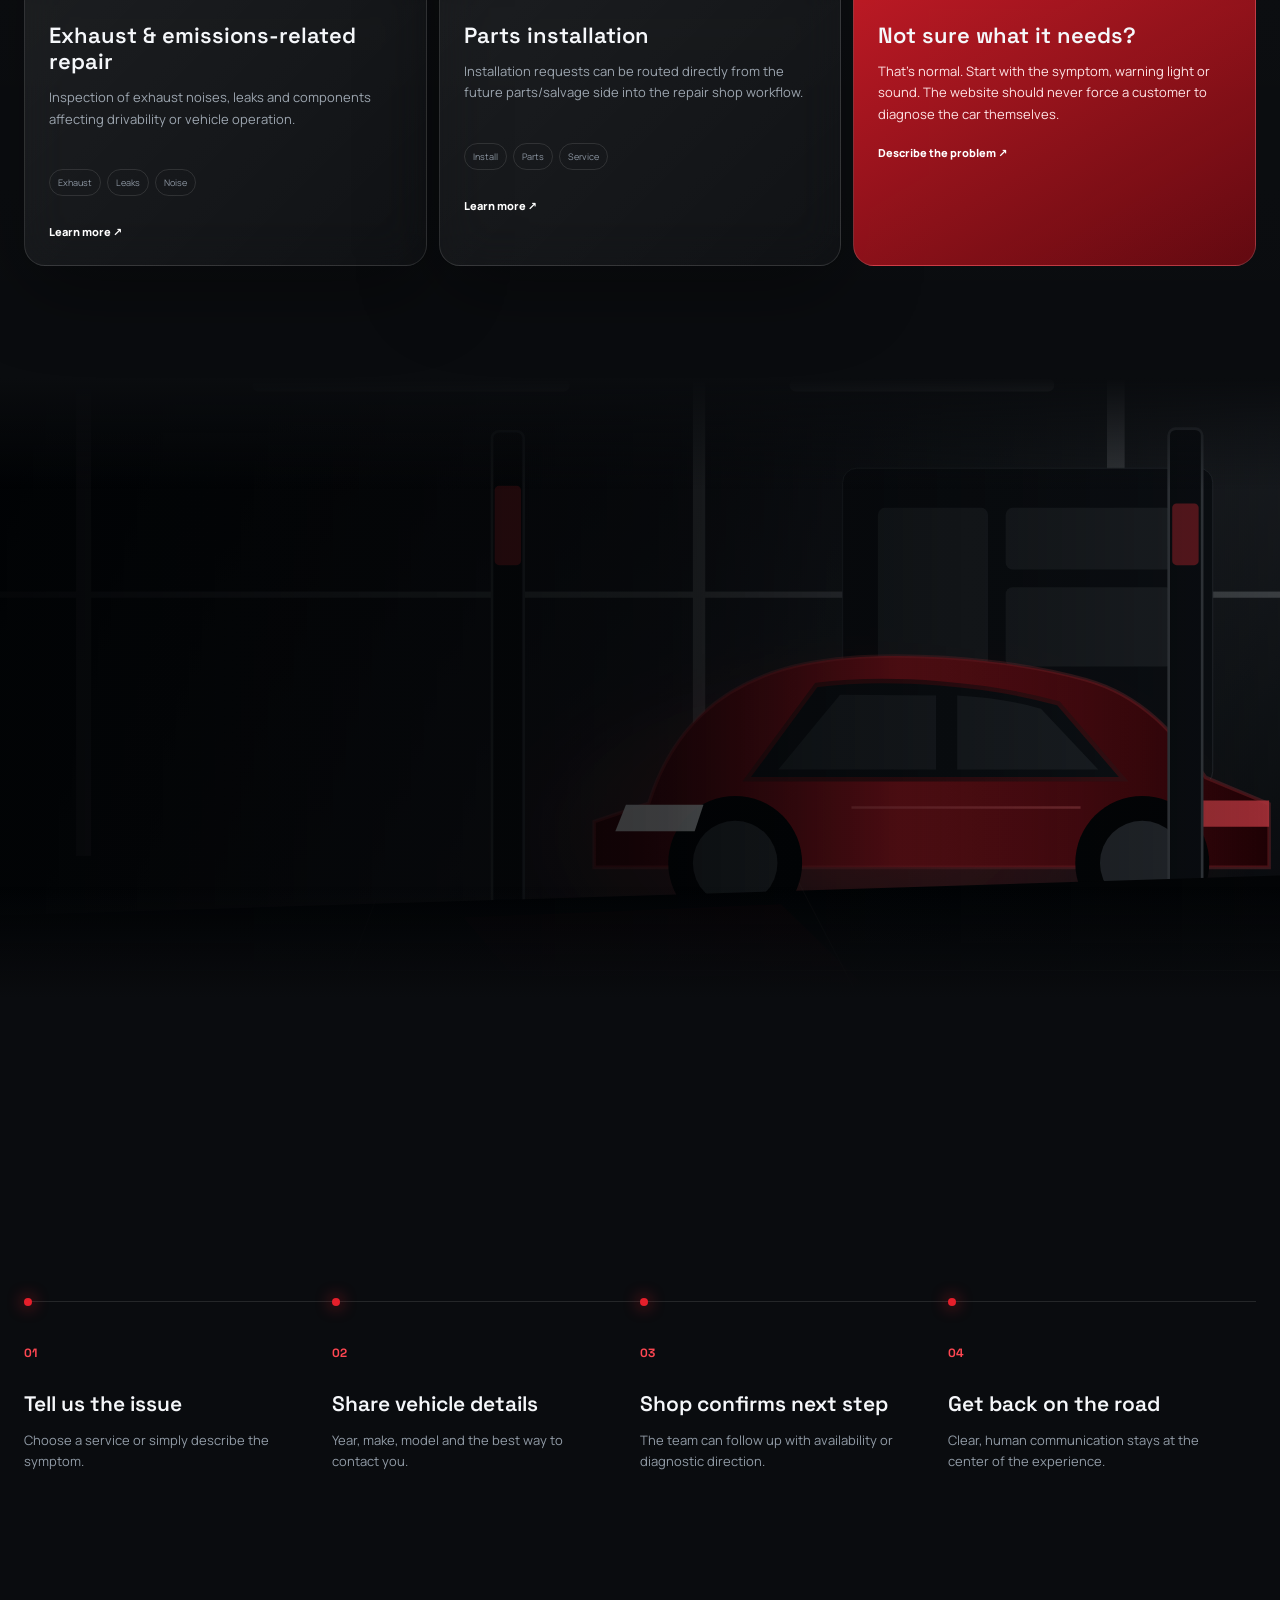
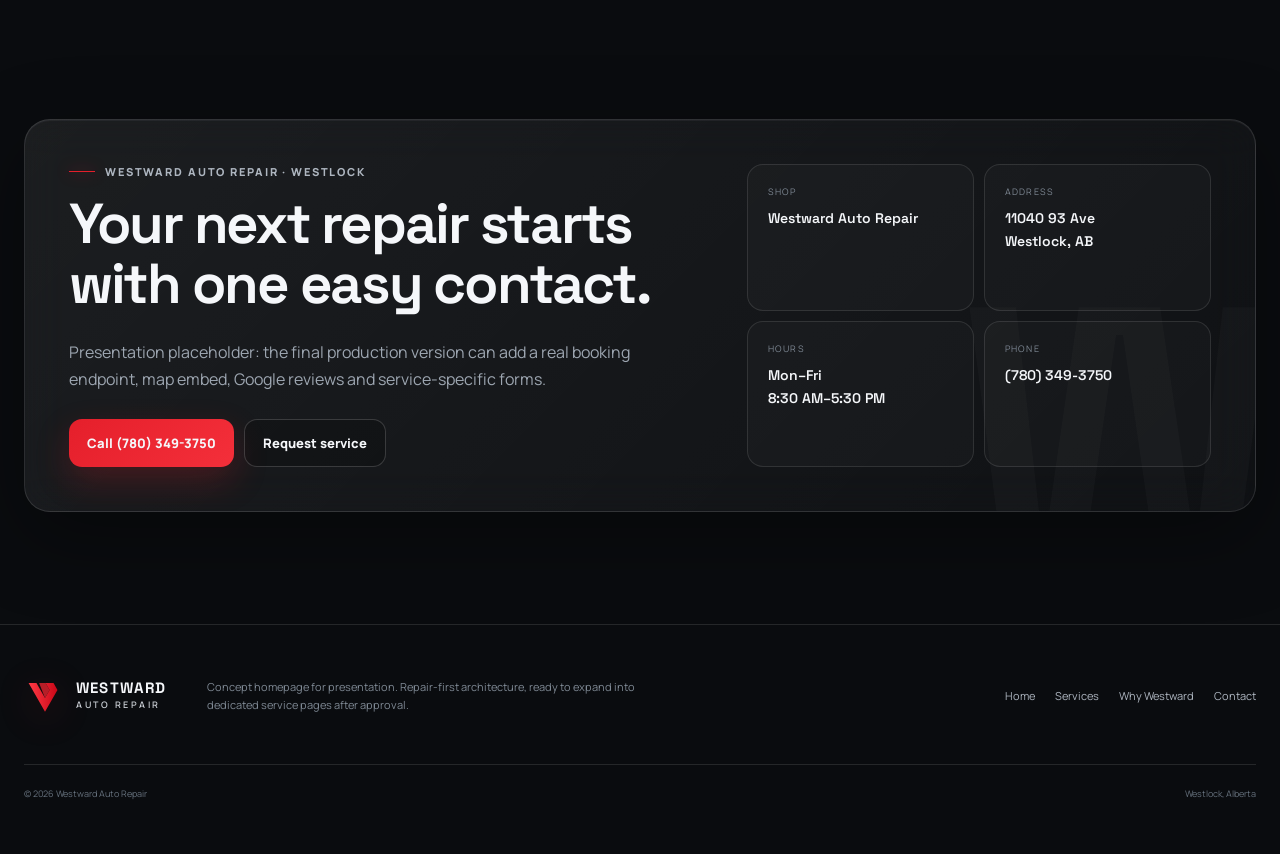
<file: westward5/index.html>
<!doctype html>
<html lang="en">
<head>
  <meta charset="utf-8" />
  <meta name="viewport" content="width=device-width,initial-scale=1,viewport-fit=cover" />
  <meta name="theme-color" content="#0b0d10" />
  <meta name="description" content="Westward Auto Repair in Westlock, Alberta. Modern automotive repair, diagnostics and maintenance." />
  <title>Westward Auto Repair | Westlock, Alberta</title>
  <link rel="icon" href="assets/favicon.svg" type="image/svg+xml" />
  <link rel="preconnect" href="https://fonts.googleapis.com" />
  <link rel="preconnect" href="https://fonts.gstatic.com" crossorigin />
  <link href="https://fonts.googleapis.com/css2?family=Manrope:wght@400;500;600;700;800&family=Space+Grotesk:wght@500;600;700&display=swap" rel="stylesheet" />
  <link rel="stylesheet" href="assets/styles.css" />
</head>
<body>
  <!-- Decorative background layers. They are pointer-events:none, so they never block controls. -->
  <div class="noise" aria-hidden="true"></div>
  <div class="ambient ambient-a" aria-hidden="true"></div>
  <div class="ambient ambient-b" aria-hidden="true"></div>

  <!-- Sticky navigation: all links are placeholders for the future multi-page website. -->
  <header class="site-header" id="top">
    <div class="shell nav-wrap glass">
      <a class="brand" href="#top" aria-label="Westward Auto Repair home">
        <img src="assets/logo.svg" alt="" width="42" height="42" />
        <span><b>WESTWARD</b><small>AUTO REPAIR</small></span>
      </a>

      <nav class="desktop-nav" aria-label="Primary navigation">
        <a class="active" href="#top">Home</a>
        <a href="#services">Services</a>
        <a href="#why">Why Westward</a>
        <a href="#process">How it works</a>
        <a href="#contact">Contact</a>
      </nav>

      <div class="nav-actions">
        <a class="phone-link" href="tel:+17803493750" aria-label="Call Westward Auto Repair">
          <span class="phone-icon">↗</span>
          <span><small>Call the shop</small><b>(780) 349-3750</b></span>
        </a>
        <button class="btn btn-red compact" data-open-booking>Request service</button>
        <button class="menu-btn" aria-label="Open menu" aria-expanded="false"><span></span><span></span></button>
      </div>
    </div>

    <div class="mobile-panel glass" data-mobile-panel>
      <a href="#services">Services</a><a href="#why">Why Westward</a><a href="#process">How it works</a><a href="#contact">Contact</a>
      <a class="btn btn-red" href="tel:+17803493750">Call (780) 349-3750</a>
    </div>
  </header>

  <main>
    <!-- HERO: deliberately information-dense so the key questions are answered before scrolling. -->
    <section class="hero section-pad">
      <div class="hero-scene parallax-layer" data-parallax="0.11" aria-hidden="true">
        <img src="assets/shop-scene.svg" alt="" />
      </div>
      <div class="hero-shade" aria-hidden="true"></div>

      <div class="shell hero-grid">
        <div class="hero-copy reveal">
          <div class="eyebrow"><i></i> WESTLOCK, ALBERTA · AUTOMOTIVE REPAIR & SERVICE</div>
          <h1>Repair done with <span>clarity.</span><br />Service built around <span class="soft">your road.</span></h1>
          <p class="hero-lead">From warning lights and strange noises to scheduled maintenance and larger mechanical repairs, Westward Auto Repair gives drivers one straightforward place to diagnose, repair and maintain their vehicle.</p>

          <div class="hero-cta-row">
            <button class="btn btn-red" data-open-booking>Request a service appointment <span>↗</span></button>
            <a class="btn btn-ghost" href="#services">Explore services <span>↓</span></a>
          </div>

          <div class="hero-trust-row">
            <span><b>01</b> Local Westlock shop</span>
            <span><b>02</b> Mechanical repair</span>
            <span><b>03</b> Diagnostics & maintenance</span>
            <span><b>04</b> Parts installation</span>
          </div>
        </div>

        <!-- Quick-action panel on desktop; transforms into stacked cards on mobile. -->
        <aside class="hero-console glass reveal delay-1" aria-label="Quick information">
          <div class="console-top">
            <span class="live-dot"></span>
            <span>WESTWARD SERVICE DESK</span>
            <span class="console-code">WESTLOCK / AB</span>
          </div>
          <div class="quick-grid">
            <a href="tel:+17803493750" class="quick-card">
              <small>Phone</small><strong>(780) 349-3750</strong><span>Tap to call ↗</span>
            </a>
            <a href="#contact" class="quick-card">
              <small>Location</small><strong>11040 93 Ave</strong><span>Westlock, AB ↗</span>
            </a>
            <div class="quick-card">
              <small>Hours</small><strong>Mon–Fri</strong><span>8:30 AM–5:30 PM</span>
            </div>
            <button class="quick-card quick-button" data-open-booking>
              <small>Need service?</small><strong>Tell us what’s wrong</strong><span>Open quick request ↗</span>
            </button>
          </div>
          <div class="console-note">
            <span>Not sure what service you need?</span>
            <b>Describe the symptom. We’ll start there.</b>
          </div>
        </aside>
      </div>

      <!-- First-screen service radar: horizontal on desktop, touch-scrollable on mobile. -->
      <div class="shell service-radar-wrap reveal delay-2">
        <div class="service-radar glass" aria-label="Popular service categories">
          <a href="#services"><span>◉</span><b>Diagnostics</b><small>Warning lights · noise · drivability</small></a>
          <a href="#services"><span>✦</span><b>Maintenance</b><small>Oil · fluids · filters · inspections</small></a>
          <a href="#services"><span>◌</span><b>Brakes</b><small>Pads · rotors · hydraulic system</small></a>
          <a href="#services"><span>⌁</span><b>Steering & suspension</b><small>Ride · handling · components</small></a>
          <a href="#services"><span>⚙</span><b>Mechanical repair</b><small>Engine · cooling · drivetrain</small></a>
          <a href="#services"><span>⚡</span><b>Electrical</b><small>Battery · charging · starting</small></a>
        </div>
      </div>
    </section>

    <!-- Positioning statement: calmer editorial block after the dense hero. -->
    <section class="intro section-pad" id="why">
      <div class="shell split-grid">
        <div class="sticky-label reveal"><span>01</span><p>THE SHOP</p></div>
        <div class="intro-content reveal">
          <div class="eyebrow"><i></i> A MODERN SERVICE EXPERIENCE</div>
          <h2>Good repair starts before the wrench turns.</h2>
          <p class="big-copy">A driver should understand what the vehicle needs, what happens next, and how to reach the shop without digging through a maze of pages. This concept puts services, contact options, hours and location at the front, then lets the deeper details unfold naturally.</p>
          <div class="principles-grid">
            <article><span>01</span><h3>Clear first</h3><p>Plain-language service categories and obvious next steps.</p></article>
            <article><span>02</span><h3>Repair focused</h3><p>The repair shop leads the story. Parts and salvage can remain a secondary ecosystem later.</p></article>
            <article><span>03</span><h3>Mobile native</h3><p>Tap-to-call, thumb-sized buttons and quick scanning on small screens.</p></article>
          </div>
        </div>
      </div>
    </section>

    <!-- Comprehensive services matrix. These can later become individual SEO/service pages. -->
    <section class="services section-pad" id="services">
      <div class="shell">
        <div class="section-head reveal">
          <div><div class="eyebrow"><i></i> COMPLETE AUTO CARE</div><h2>A service menu that answers the question: “Can you fix this?”</h2></div>
          <p>For the presentation version, every service card is a placeholder route. Once the exact shop offering is approved, each one can become its own detailed page.</p>
        </div>

        <div class="services-grid">
          <article class="service-card glass reveal"><span class="svc-num">01</span><div class="svc-icon">⌁</div><h3>Vehicle diagnostics</h3><p>Check-engine lights, warning indicators, abnormal noises, rough running and drivability concerns.</p><div class="tags"><span>Scan</span><span>Testing</span><span>Fault finding</span></div><a href="#">Learn more ↗</a></article>
          <article class="service-card glass reveal delay-1"><span class="svc-num">02</span><div class="svc-icon">◔</div><h3>Oil & scheduled maintenance</h3><p>Routine service, fluid checks, filters and preventative inspection to keep small problems from becoming expensive ones.</p><div class="tags"><span>Oil</span><span>Fluids</span><span>Filters</span></div><a href="#">Learn more ↗</a></article>
          <article class="service-card glass reveal delay-2"><span class="svc-num">03</span><div class="svc-icon">◉</div><h3>Brake service & repair</h3><p>Inspection and repair of wear components and the systems responsible for safe, predictable stopping.</p><div class="tags"><span>Pads</span><span>Rotors</span><span>Hydraulics</span></div><a href="#">Learn more ↗</a></article>
          <article class="service-card glass reveal"><span class="svc-num">04</span><div class="svc-icon">⌇</div><h3>Steering & suspension</h3><p>Diagnosis of ride, handling, vibration and steering concerns plus replacement of worn components.</p><div class="tags"><span>Steering</span><span>Ride</span><span>Handling</span></div><a href="#">Learn more ↗</a></article>
          <article class="service-card glass reveal delay-1"><span class="svc-num">05</span><div class="svc-icon">⚙</div><h3>Engine & mechanical repair</h3><p>Mechanical diagnosis and repair for engine-related concerns, leaks, performance problems and supporting systems.</p><div class="tags"><span>Engine</span><span>Leaks</span><span>Mechanical</span></div><a href="#">Learn more ↗</a></article>
          <article class="service-card glass reveal delay-2"><span class="svc-num">06</span><div class="svc-icon">⇄</div><h3>Transmission & drivetrain</h3><p>Inspection of transmission and drivetrain symptoms, fluid-related concerns and component repair or replacement.</p><div class="tags"><span>Transmission</span><span>Axles</span><span>Drivetrain</span></div><a href="#">Learn more ↗</a></article>
          <article class="service-card glass reveal"><span class="svc-num">07</span><div class="svc-icon">⚡</div><h3>Electrical & starting systems</h3><p>Battery, charging, starting and electrical fault diagnosis for common no-start and power-related issues.</p><div class="tags"><span>Battery</span><span>Alternator</span><span>Starter</span></div><a href="#">Learn more ↗</a></article>
          <article class="service-card glass reveal delay-1"><span class="svc-num">08</span><div class="svc-icon">❄</div><h3>Heating, cooling & A/C</h3><p>Cooling-system concerns, cabin heat and air-conditioning diagnosis to keep the vehicle comfortable and protected.</p><div class="tags"><span>Cooling</span><span>Heat</span><span>A/C</span></div><a href="#">Learn more ↗</a></article>
          <article class="service-card glass reveal delay-2"><span class="svc-num">09</span><div class="svc-icon">◌</div><h3>Tires & wheel-related service</h3><p>Condition checks, tire-related concerns and wheel service placeholders for the final confirmed shop capabilities.</p><div class="tags"><span>Tires</span><span>Wheels</span><span>Inspection</span></div><a href="#">Learn more ↗</a></article>
          <article class="service-card glass reveal"><span class="svc-num">10</span><div class="svc-icon">≈</div><h3>Exhaust & emissions-related repair</h3><p>Inspection of exhaust noises, leaks and components affecting drivability or vehicle operation.</p><div class="tags"><span>Exhaust</span><span>Leaks</span><span>Noise</span></div><a href="#">Learn more ↗</a></article>
          <article class="service-card glass reveal delay-1"><span class="svc-num">11</span><div class="svc-icon">＋</div><h3>Parts installation</h3><p>Installation requests can be routed directly from the future parts/salvage side into the repair shop workflow.</p><div class="tags"><span>Install</span><span>Parts</span><span>Service</span></div><a href="#">Learn more ↗</a></article>
          <article class="service-card service-card-red reveal delay-2"><span class="svc-num">12</span><div class="svc-icon">?</div><h3>Not sure what it needs?</h3><p>That’s normal. Start with the symptom, warning light or sound. The website should never force a customer to diagnose the car themselves.</p><button class="text-btn" data-open-booking>Describe the problem ↗</button></article>
        </div>
      </div>
    </section>

    <!-- Parallax divider creates a premium pause in the page. -->
    <section class="parallax-band">
      <div class="band-art parallax-layer" data-parallax="0.18" aria-hidden="true"></div>
      <div class="shell band-content reveal">
        <div class="eyebrow light"><i></i> BUILT FOR REAL-WORLD REPAIR DECISIONS</div>
        <h2>Less website theatre.<br />More useful information.</h2>
        <p>Large visuals create atmosphere, but the actions stay practical: call, find the shop, see hours, understand services, request an appointment.</p>
        <button class="btn btn-red" data-open-booking>Request service <span>↗</span></button>
      </div>
    </section>

    <!-- Customer journey. -->
    <section class="process section-pad" id="process">
      <div class="shell">
        <div class="section-head reveal"><div><div class="eyebrow"><i></i> SIMPLE CUSTOMER FLOW</div><h2>From “something feels wrong” to a clear next step.</h2></div><p>The final website can connect this flow to the shop’s real booking or management system once we know what they use.</p></div>
        <div class="process-line">
          <article class="reveal"><span>01</span><h3>Tell us the issue</h3><p>Choose a service or simply describe the symptom.</p></article>
          <article class="reveal delay-1"><span>02</span><h3>Share vehicle details</h3><p>Year, make, model and the best way to contact you.</p></article>
          <article class="reveal delay-2"><span>03</span><h3>Shop confirms next step</h3><p>The team can follow up with availability or diagnostic direction.</p></article>
          <article class="reveal"><span>04</span><h3>Get back on the road</h3><p>Clear, human communication stays at the center of the experience.</p></article>
        </div>
      </div>
    </section>

    <!-- Contact: factual details gathered from current listings/site. -->
    <section class="contact section-pad" id="contact">
      <div class="shell contact-grid glass reveal">
        <div class="contact-copy">
          <div class="eyebrow"><i></i> WESTWARD AUTO REPAIR · WESTLOCK</div>
          <h2>Your next repair starts with one easy contact.</h2>
          <p>Presentation placeholder: the final production version can add a real booking endpoint, map embed, Google reviews and service-specific forms.</p>
          <div class="contact-actions"><a class="btn btn-red" href="tel:+17803493750">Call (780) 349-3750</a><button class="btn btn-ghost dark" data-open-booking>Request service</button></div>
        </div>
        <div class="contact-facts">
          <div><small>Shop</small><strong>Westward Auto Repair</strong></div>
          <div><small>Address</small><strong>11040 93 Ave<br />Westlock, AB</strong></div>
          <div><small>Hours</small><strong>Mon–Fri<br />8:30 AM–5:30 PM</strong></div>
          <div><small>Phone</small><strong>(780) 349-3750</strong></div>
        </div>
      </div>
    </section>
  </main>

  <footer>
    <div class="shell footer-grid">
      <div class="brand footer-brand"><img src="assets/logo.svg" alt="" width="42" height="42" /><span><b>WESTWARD</b><small>AUTO REPAIR</small></span></div>
      <p>Concept homepage for presentation. Repair-first architecture, ready to expand into dedicated service pages after approval.</p>
      <div class="footer-links"><a href="#top">Home</a><a href="#services">Services</a><a href="#why">Why Westward</a><a href="#contact">Contact</a></div>
      <div class="footer-meta"><span>© 2026 Westward Auto Repair</span><span>Westlock, Alberta</span></div>
    </div>
  </footer>

  <!-- Booking modal: front-end presentation only. No data is submitted anywhere. -->
  <dialog class="booking-modal" data-booking-modal>
    <form method="dialog" class="booking-card glass" id="bookingForm">
      <button class="modal-close" value="cancel" aria-label="Close">×</button>
      <div class="eyebrow"><i></i> QUICK SERVICE REQUEST</div>
      <h2>Tell the shop what’s going on.</h2>
      <p>This is a presentation form. Submission is simulated until the client approves the design and real backend workflow.</p>
      <div class="form-grid">
        <label><span>Name</span><input required name="name" placeholder="Your name" /></label>
        <label><span>Phone</span><input required name="phone" inputmode="tel" placeholder="(780) 000-0000" /></label>
        <label><span>Vehicle</span><input name="vehicle" placeholder="Year / make / model" /></label>
        <label><span>Service</span><select name="service"><option>Not sure / diagnosis</option><option>Maintenance</option><option>Brakes</option><option>Steering & suspension</option><option>Mechanical repair</option><option>Electrical</option><option>Heating / cooling / A/C</option><option>Parts installation</option></select></label>
        <label class="full"><span>What are you noticing?</span><textarea name="message" rows="4" placeholder="Describe the warning light, sound, leak, vibration or service you need."></textarea></label>
      </div>
      <button class="btn btn-red full-width" value="default" id="fakeSubmit">Send request <span>↗</span></button>
      <div class="form-success" role="status" aria-live="polite">Presentation complete. In the real site, this request will go to the shop.</div>
    </form>
  </dialog>

  <script src="assets/app.js"></script>
</body>
</html>
</file>
<file: style.css>
@import url('https://fonts.googleapis.com/css2?family=DM+Mono:wght@400;500&family=Space+Grotesk:wght@400;500;600;700&display=swap');

:root {
  --ink: #17211f;
  --muted: #64716d;
  --paper: #f3f1e9;
  --line: #d8d9cf;
  --lime: #c9ee63;
  --orange: #ff8559;
  --white: #fffdf6;
}

* { box-sizing: border-box; }
body {
  margin: 0;
  color: var(--ink);
  background: var(--paper);
  font-family: 'Space Grotesk', sans-serif;
}
body::before {
  content: '';
  position: fixed;
  inset: 0;
  pointer-events: none;
  opacity: .32;
  background-image: radial-gradient(#a8afa5 0.7px, transparent 0.7px);
  background-size: 13px 13px;
}
.shell { max-width: 1060px; margin: auto; padding: 7vw 5vw 32px; }
.hero { border-bottom: 1px solid var(--line); padding-bottom: 54px; }
.eyebrow, .label, footer, .hero-meta { font-family: 'DM Mono', monospace; letter-spacing: .08em; text-transform: uppercase; }
.eyebrow { margin: 0 0 42px; color: var(--muted); font-size: 12px; }
h1 { max-width: 740px; margin: 0; font-size: clamp(3.7rem, 10vw, 8.7rem); line-height: .87; letter-spacing: -.06em; font-weight: 700; }
h1 span { color: var(--orange); }
.intro { max-width: 430px; margin: 32px 0 27px; color: var(--muted); font-size: 18px; line-height: 1.45; }
.hero-meta { display: flex; align-items: center; gap: 10px; color: #52605b; font-size: 11px; }
.hero-meta strong { margin-left: 12px; color: var(--ink); font-weight: 500; }
.pulse, .status-dot { display: inline-block; width: 9px; height: 9px; border-radius: 50%; background: #6ea93d; box-shadow: 0 0 0 5px #d9ebba; }
.status-grid { display: grid; grid-template-columns: repeat(2, 1fr); gap: 18px; padding: 18px 0; }
.status-card { min-height: 285px; padding: 25px; border: 1px solid var(--line); background: var(--white); display: flex; flex-direction: column; }
.github-card { background: var(--lime); border-color: var(--lime); }
.hosting-card { background: var(--ink); color: var(--white); border-color: var(--ink); }
.card-top { display: flex; justify-content: space-between; align-items: center; }
.icon { font-family: 'DM Mono', monospace; font-size: 12px; font-weight: 500; }
.hosting-card .status-dot { background: var(--lime); box-shadow: 0 0 0 5px #35403c; }
.label { margin: 47px 0 11px; color: var(--muted); font-size: 10px; }
.hosting-card .label { color: #aab4ae; }
.status-card h2 { margin: 0; font-size: 32px; letter-spacing: -.04em; }
.detail { margin: 9px 0 0; color: #52605b; font-family: 'DM Mono', monospace; font-size: 12px; }
.hosting-card .detail { color: #aab4ae; }
a, button { margin-top: auto; color: inherit; font: inherit; font-size: 13px; text-align: left; text-decoration: none; }
a span, button span { margin-left: 8px; font-size: 18px; }
a:hover, button:hover { opacity: .62; }
button { width: fit-content; padding: 0; border: 0; background: none; cursor: pointer; }
.proof { display: grid; grid-template-columns: 100px 1fr; gap: 20px; padding: 43px 0 55px; border-bottom: 1px solid var(--line); }
.proof-number { color: var(--orange); font-family: 'DM Mono', monospace; font-size: 14px; }
.proof .label { margin: 0 0 12px; }
.proof h2 { margin: 0; font-size: 28px; letter-spacing: -.04em; }
.proof p:last-child { margin: 10px 0 0; color: var(--muted); }
footer { display: flex; justify-content: space-between; padding-top: 25px; color: var(--muted); font-size: 10px; }
@media (max-width: 620px) {
  .shell { padding-top: 40px; }
  .hero { padding-bottom: 40px; }
  .status-grid { grid-template-columns: 1fr; }
  .status-card { min-height: 245px; }
  .label { margin-top: 34px; }
  .proof { grid-template-columns: 45px 1fr; }
  footer { gap: 16px; flex-direction: column; }
}
</file>
<file: westward2/css/style.css>
:root {
    --red: #e71d2b;
    --ink: #101214;
    --paper: #f4f5f6;
    --line: #d8dbde;
    --muted: #697078
}

* {
    box-sizing: border-box
}

html {
    scroll-behavior: smooth
}

body {
    margin: 0;
    background: var(--paper);
    color: var(--ink);
    font-family: Manrope, sans-serif;
    overflow-x: hidden
}

a {
    color: inherit;
    text-decoration: none
}

.topbar {
    height: 92px;
    padding: 0 clamp(24px, 4vw, 72px);
    display: flex;
    align-items: center;
    gap: 36px;
    background: #fff;
    position: relative;
    z-index: 30;
    border-bottom: 1px solid #e6e7e8
}

.brand {
    display: flex;
    align-items: center;
    gap: 12px;
    margin-right: auto
}

.brand-mark {
    display: grid;
    place-items: center;
    width: 48px;
    height: 48px;
    background: var(--red);
    color: #fff;
    font: 800 27px/1 Space Grotesk;
    transform: skew(-10deg)
}

.brand>span:last-child {
    display: flex;
    flex-direction: column
}

.brand strong {
    font: 700 20px/1 Space Grotesk;
    letter-spacing: .03em
}

.brand small {
    font-size: 9px;
    letter-spacing: .28em;
    margin-top: 4px
}

.nav {
    display: flex;
    gap: 30px;
    font-size: 14px;
    font-weight: 700
}

.nav a {
    position: relative
}

.nav a:after {
    content: "";
    position: absolute;
    left: 0;
    bottom: -9px;
    width: 0;
    height: 2px;
    background: var(--red);
    transition: .3s
}

.nav a:hover:after {
    width: 100%
}

.header-call {
    display: flex;
    flex-direction: column;
    border-left: 1px solid var(--line);
    padding-left: 28px
}

.header-call span {
    font-size: 11px;
    color: var(--muted);
    text-transform: uppercase;
    letter-spacing: .12em
}

.header-call strong {
    font-size: 15px
}

.button {
    display: inline-flex;
    align-items: center;
    justify-content: center;
    gap: 22px;
    padding: 17px 22px;
    font-size: 13px;
    font-weight: 800;
    text-transform: uppercase;
    letter-spacing: .06em
}

.button-red {
    background: var(--red);
    color: #fff
}

.button span {
    font-size: 19px
}

.nav-toggle {
    display: none;
    border: 0;
    background: none;
    font-weight: 800
}

.hero {
    height: calc(100vh - 92px);
    min-height: 650px;
    position: relative;
    background: #101214;
    overflow: hidden;
    color: #fff
}

.hero-media {
    position: absolute;
    inset: -8% -2% -10%;
    background: url('../images/hero-workshop.png') center/cover no-repeat;
    transform: translate3d(0, var(--parallax-y, 0), 0) scale(1.04);
    will-change: transform
}

.hero-shade {
    position: absolute;
    inset: 0;
    background: linear-gradient(90deg, rgba(6, 8, 9, .91) 0%, rgba(6, 8, 9, .74) 36%, rgba(6, 8, 9, .14) 70%, rgba(6, 8, 9, .3) 100%)
}

.hero-grid {
    position: absolute;
    inset: 0;
    background-image: linear-gradient(rgba(255, 255, 255, .055) 1px, transparent 1px), linear-gradient(90deg, rgba(255, 255, 255, .055) 1px, transparent 1px);
    background-size: 80px 80px;
    mask-image: linear-gradient(90deg, #000, transparent 68%)
}

.hero-copy {
    position: absolute;
    left: clamp(24px, 7vw, 130px);
    top: 50%;
    transform: translateY(-50%);
    max-width: 730px;
    z-index: 3
}

.eyebrow,
.kicker {
    font-size: 12px;
    font-weight: 800;
    text-transform: uppercase;
    letter-spacing: .18em
}

.eyebrow {
    display: flex;
    align-items: center;
    gap: 12px;
    color: #d9dcdf
}

.eyebrow span {
    width: 34px;
    height: 2px;
    background: var(--red)
}

h1,
h2 {
    font-family: Space Grotesk, sans-serif;
    letter-spacing: -.045em
}

h1 {
    font-size: clamp(58px, 7.2vw, 124px);
    line-height: .88;
    margin: 30px 0
}

h1 em,
h2 em {
    font-style: normal;
    color: var(--red)
}

.hero-copy>p {
    max-width: 590px;
    color: #c7cbd0;
    font-size: 17px;
    line-height: 1.75
}

.hero-actions {
    display: flex;
    align-items: center;
    gap: 30px;
    margin-top: 34px
}

.text-link {
    font-size: 13px;
    font-weight: 800;
    text-transform: uppercase;
    letter-spacing: .08em
}

.text-link span {
    margin-left: 12px;
    color: var(--red)
}

.status-card {
    position: absolute;
    z-index: 4;
    right: clamp(24px, 5vw, 90px);
    bottom: 64px;
    width: 330px;
    background: rgba(255, 255, 255, .93);
    color: var(--ink);
    backdrop-filter: blur(15px);
    box-shadow: 0 18px 60px rgba(0, 0, 0, .25)
}

.status-head {
    padding: 18px 20px;
    border-bottom: 1px solid var(--line);
    font-size: 12px;
    font-weight: 800;
    text-transform: uppercase;
    letter-spacing: .08em
}

.status-head b {
    float: right;
    color: #a3a8ad
}

.pulse {
    display: inline-block;
    width: 8px;
    height: 8px;
    border-radius: 50%;
    background: #20b26b;
    margin-right: 9px;
    box-shadow: 0 0 0 5px rgba(32, 178, 107, .13)
}

.status-main {
    padding: 24px 20px;
    display: flex;
    flex-direction: column
}

.status-main span,
.status-main small,
.status-metrics span {
    font-size: 11px;
    color: var(--muted)
}

.status-main strong {
    font: 700 40px/1.2 Space Grotesk
}

.status-metrics {
    display: grid;
    grid-template-columns: 1fr 1fr;
    border-top: 1px solid var(--line)
}

.status-metrics div {
    padding: 16px 20px;
    display: flex;
    flex-direction: column
}

.status-metrics div+div {
    border-left: 1px solid var(--line)
}

.status-metrics b {
    font: 700 20px Space Grotesk
}

.hero-rail {
    position: absolute;
    right: 0;
    top: 0;
    height: 100%;
    width: 34px;
    background: var(--red);
    z-index: 4;
    display: flex;
    writing-mode: vertical-rl;
    align-items: center;
    justify-content: space-between;
    padding: 28px 8px;
    font-size: 9px;
    font-weight: 800;
    letter-spacing: .14em
}

.service-strip,
.process {
    padding: 120px clamp(24px, 7vw, 130px)
}

.section-intro {
    display: flex;
    justify-content: space-between;
    align-items: flex-start;
    gap: 40px;
    margin-bottom: 70px
}

.kicker {
    color: var(--red);
    padding-top: 10px
}

.section-intro h2,
.tech-sticky h2 {
    font-size: clamp(42px, 5vw, 78px);
    line-height: 1;
    margin: 0
}

.service-list {
    border-top: 1px solid var(--line)
}

.service-row {
    display: grid;
    grid-template-columns: 50px 70px 1.1fr 1.5fr 44px;
    align-items: center;
    gap: 20px;
    padding: 27px 5px;
    border-bottom: 1px solid var(--line);
    transition: .3s
}

.service-row:hover {
    background: #fff;
    padding-left: 20px;
    padding-right: 20px
}

.service-no {
    font-size: 11px;
    color: #9ba0a5
}

.service-icon {
    font-size: 34px;
    color: var(--red)
}

.service-row h3 {
    font: 700 26px Space Grotesk;
    margin: 0
}

.service-row p {
    color: var(--muted);
    font-size: 15px
}

.service-row>a {
    width: 42px;
    height: 42px;
    border: 1px solid var(--line);
    display: grid;
    place-items: center;
    font-size: 18px
}

.tech-section {
    background: #111315;
    color: #fff;
    padding: 130px clamp(24px, 7vw, 130px);
    display: grid;
    grid-template-columns: .85fr 1.4fr;
    gap: 8vw
}

.tech-sticky {
    position: sticky;
    top: 130px;
    align-self: start
}

.tech-sticky p {
    max-width: 500px;
    color: #aeb3b8;
    font-size: 16px;
    line-height: 1.75
}

.tech-cards {
    display: grid;
    gap: 22px
}

.tech-card {
    background: #191c1f;
    border: 1px solid #2b2f33;
    padding: 24px
}

.tech-card small {
    color: var(--red);
    font-weight: 800
}

.tech-card h3 {
    font: 700 30px Space Grotesk;
    margin: 15px 0 8px
}

.tech-card p {
    color: #aeb3b8;
    line-height: 1.7
}

.tech-visual {
    height: 210px;
    background: #101214;
    margin-bottom: 25px;
    position: relative;
    overflow: hidden;
    border: 1px solid #292d31
}

.tech-visual:after {
    content: "";
    position: absolute;
    inset: 0;
    background-image: linear-gradient(#262a2e 1px, transparent 1px), linear-gradient(90deg, #262a2e 1px, transparent 1px);
    background-size: 28px 28px
}

.scan span {
    position: absolute;
    left: 15%;
    right: 15%;
    top: 50%;
    height: 2px;
    background: var(--red);
    box-shadow: 0 0 24px var(--red);
    z-index: 2;
    animation: scan 3s ease-in-out infinite
}

.scan i {
    position: absolute;
    width: 90px;
    height: 90px;
    border: 1px solid #92979c;
    border-radius: 50%;
    left: 50%;
    top: 50%;
    transform: translate(-50%, -50%)
}

.rings span,
.rings i {
    position: absolute;
    border: 1px solid var(--red);
    border-radius: 50%;
    left: 50%;
    top: 50%;
    transform: translate(-50%, -50%);
    z-index: 2
}

.rings span {
    width: 150px;
    height: 150px
}

.rings i {
    width: 72px;
    height: 72px;
    box-shadow: 0 0 35px rgba(231, 29, 43, .4)
}

.bars {
    display: flex;
    align-items: flex-end;
    justify-content: center;
    gap: 18px;
    padding: 45px
}

.bars span,
.bars i,
.bars b {
    width: 40px;
    background: var(--red);
    z-index: 2
}

.bars span {
    height: 40%
}

.bars i {
    height: 80%
}

.bars b {
    height: 58%
}

@keyframes scan {

    0%,
    100% {
        top: 24%
    }

    50% {
        top: 76%
    }
}

.process {
    background: #fff
}

.process-line {
    display: grid;
    grid-template-columns: repeat(3, 1fr);
    gap: 0
}

.process-line article {
    position: relative;
    border-top: 1px solid var(--line);
    padding: 34px 8vw 0 0
}

.process-line article:last-child {
    padding-right: 0
}

.process-line b {
    font-size: 11px;
    color: #9ba0a5
}

.process-line span {
    position: absolute;
    top: -6px;
    left: 0;
    width: 12px;
    height: 12px;
    border-radius: 50%;
    background: var(--red)
}

.process-line h3 {
    font: 700 24px Space Grotesk;
    margin: 25px 0 10px
}

.process-line p {
    color: var(--muted)
}

.booking {
    background: var(--red);
    color: #fff;
    padding: 100px clamp(24px, 7vw, 130px);
    display: grid;
    grid-template-columns: 1fr 1fr;
    gap: 8vw;
    align-items: center
}

.booking h2 {
    font-size: clamp(58px, 7vw, 112px);
    line-height: .88;
    margin: 20px 0
}

.booking-copy p {
    font-size: 17px
}

.booking .kicker {
    color: #fff
}

.booking-panel {
    border-top: 1px solid rgba(255, 255, 255, .4)
}

.booking-panel>a,
.booking-panel>div {
    display: grid;
    grid-template-columns: 1fr auto;
    align-items: center;
    padding: 24px 0;
    border-bottom: 1px solid rgba(255, 255, 255, .4)
}

.booking-panel small {
    grid-column: 1;
    font-size: 11px;
    text-transform: uppercase;
    letter-spacing: .1em;
    opacity: .75
}

.booking-panel strong {
    font: 700 25px Space Grotesk
}

.booking-panel span {
    grid-column: 2;
    grid-row: 1/3;
    font-size: 24px
}

footer {
    background: #0b0d0f;
    color: #fff;
    padding: 35px clamp(24px, 4vw, 72px);
    display: flex;
    align-items: center;
    gap: 40px
}

footer p {
    color: #858c92;
    margin: auto
}

footer>a:last-child {
    font-size: 12px;
    text-transform: uppercase;
    font-weight: 800
}

.brand-dark .brand-mark {
    background: #fff;
    color: var(--red)
}

.reveal {
    opacity: 0;
    transform: translateY(24px);
    transition: opacity .7s, transform .7s
}

.reveal.visible {
    opacity: 1;
    transform: none
}

@media(max-width:1100px) {
    .nav {
        display: none;
        position: absolute;
        top: 92px;
        left: 0;
        right: 0;
        background: #fff;
        padding: 25px;
        flex-direction: column
    }

    .nav.open {
        display: flex
    }

    .nav-toggle {
        display: block
    }

    .header-call {
        display: none
    }

    .hero-copy {
        max-width: 620px
    }

    .status-card {
        width: 290px
    }

    .tech-section {
        grid-template-columns: 1fr
    }

    .tech-sticky {
        position: static
    }

    .tech-cards {
        grid-template-columns: repeat(3, 1fr)
    }

    .tech-visual {
        height: 150px
    }
}

@media(max-width:760px) {
    .topbar {
        height: 76px;
        padding: 0 18px
    }

    .brand-mark {
        width: 42px;
        height: 42px
    }

    .brand strong {
        font-size: 17px
    }

    .header-book {
        display: none
    }

    .nav {
        top: 76px
    }

    .hero {
        height: 760px;
        min-height: 0
    }

    .hero-media {
        inset: 0;
        background-position: 62% center
    }

    .hero-shade {
        background: linear-gradient(0deg, rgba(7, 9, 10, .97) 0%, rgba(7, 9, 10, .7) 58%, rgba(7, 9, 10, .18) 100%)
    }

    .hero-copy {
        left: 22px;
        right: 22px;
        top: 42%;
        transform: none
    }

    .hero-copy>p {
        font-size: 15px
    }

    .hero-actions {
        align-items: flex-start;
        flex-direction: column
    }

    .status-card {
        left: 22px;
        right: 22px;
        bottom: 28px;
        width: auto
    }

    .hero-rail {
        display: none
    }

    .section-intro {
        display: block
    }

    .section-intro .kicker {
        display: block;
        margin-bottom: 20px
    }

    .service-strip,
    .process {
        padding: 80px 22px
    }

    .service-row {
        grid-template-columns: 34px 46px 1fr 38px
    }

    .service-row p {
        display: none
    }

    .service-row h3 {
        font-size: 21px
    }

    .tech-section {
        padding: 85px 22px
    }

    .tech-cards {
        grid-template-columns: 1fr
    }

    .process-line {
        grid-template-columns: 1fr;
        gap: 45px
    }

    .booking {
        padding: 80px 22px;
        grid-template-columns: 1fr
    }

    .booking-panel strong {
        font-size: 20px
    }

    footer {
        flex-direction: column;
        align-items: flex-start
    }

    footer p {
        margin: 0
    }

    .hero-grid {
        background-size: 48px 48px
    }
}
</file>
<file: westward3/css/style.css>
/* ========================================================================== */
/* 1. ПЕРЕМЕННЫЕ БРЕНДА И БАЗОВЫЙ СБРОС                                       */
/* ========================================================================== */
:root {
    --red: #e31b2a;
    --red-dark: #bc1020;
    --ink: #111820;
    --muted: #63707c;
    --line: rgba(17, 24, 32, 0.12);
    --paper: #f4f7f9;
    --white: #ffffff;
    --glass: rgba(255, 255, 255, 0.72);
    --shadow: 0 24px 80px rgba(36, 48, 58, 0.14);
}

* { box-sizing: border-box; }
html { scroll-behavior: smooth; }
body {
    margin: 0;
    min-width: 320px;
    overflow-x: hidden;
    background: var(--paper);
    color: var(--ink);
    font-family: "Manrope", sans-serif;
}
a { color: inherit; text-decoration: none; }
button, input, select { font: inherit; }

/* Световые пятна создают глубину под прозрачными стеклянными поверхностями. */
.ambient {
    position: fixed;
    z-index: -1;
    width: 420px;
    height: 420px;
    border-radius: 50%;
    filter: blur(90px);
    opacity: 0.18;
    pointer-events: none;
}
.ambient-one { top: 20%; left: -180px; background: #74c6ff; }
.ambient-two { top: 55%; right: -190px; background: var(--red); }

/* Общая анимация появления секций при прокрутке. */
.reveal {
    opacity: 0;
    transform: translateY(26px);
    transition: opacity 0.75s ease, transform 0.75s ease;
}
.reveal.visible { opacity: 1; transform: none; }

/* ========================================================================== */
/* 2. ШАПКА САЙТА                                                              */
/* ========================================================================== */
.site-header {
    position: absolute;
    z-index: 20;
    top: 0;
    left: 0;
    right: 0;
    height: 92px;
    display: flex;
    align-items: center;
    gap: 38px;
    padding: 0 clamp(22px, 5vw, 90px);
    border-bottom: 1px solid rgba(255, 255, 255, 0.45);
    background: rgba(255, 255, 255, 0.7);
    backdrop-filter: blur(20px) saturate(140%);
    -webkit-backdrop-filter: blur(20px) saturate(140%);
}
.brand { display: flex; align-items: center; gap: 12px; margin-right: auto; }
.brand-symbol {
    width: 50px;
    height: 50px;
    display: grid;
    place-items: center;
    background: var(--red);
    color: #fff;
    font-size: 29px;
    font-weight: 800;
    font-style: italic;
    transform: skew(-9deg);
    box-shadow: 8px 8px 24px rgba(227, 27, 42, 0.22);
}
.brand-copy { display: flex; flex-direction: column; }
.brand-copy strong { font-size: 20px; line-height: 1; letter-spacing: 0.03em; }
.brand-copy small { margin-top: 4px; font-size: 9px; font-weight: 700; letter-spacing: 0.25em; }
.main-nav { display: flex; gap: 28px; }
.main-nav a { font-size: 14px; font-weight: 700; }
.main-nav a:hover { color: var(--red); }
.header-contact { display: flex; flex-direction: column; padding-left: 28px; border-left: 1px solid var(--line); }
.header-contact span { color: var(--muted); font-size: 11px; }
.header-contact a { font-size: 15px; font-weight: 800; }
.menu-button { display: none; border: 0; background: none; color: var(--ink); font-size: 13px; font-weight: 800; }

/* ========================================================================== */
/* 3. HERO-БЛОК: ФОТО, ПАРАЛЛАКС, ОБЕЩАНИЯ И ФОРМА                             */
/* ========================================================================== */
.hero-section {
    position: relative;
    min-height: 850px;
    padding: 155px clamp(22px, 5vw, 90px) 62px;
    overflow: hidden;
    background: #e9eef1;
}
.hero-photo {
    position: absolute;
    inset: -9% -3% -11% 32%;
    background: url("../images/hero-workshop.png") center / cover no-repeat;
    transform: translate3d(0, var(--parallax-y, 0), 0) scale(1.03);
    will-change: transform;
}
.hero-overlay {
    position: absolute;
    inset: 0;
    background:
        linear-gradient(90deg, rgba(247, 250, 251, 0.99) 0%, rgba(247, 250, 251, 0.96) 36%, rgba(247, 250, 251, 0.55) 58%, rgba(247, 250, 251, 0.08) 82%),
        linear-gradient(180deg, rgba(255,255,255,0.22), rgba(231,237,241,0.12));
}
.hero-layout {
    position: relative;
    z-index: 3;
    max-width: 1540px;
    margin: 0 auto;
    display: grid;
    grid-template-columns: minmax(0, 1.28fr) minmax(330px, 0.72fr);
    gap: clamp(40px, 7vw, 120px);
    align-items: center;
}
.hero-content { max-width: 820px; }
.trust-label {
    display: flex;
    align-items: center;
    gap: 12px;
    font-size: 12px;
    font-weight: 800;
    text-transform: uppercase;
    letter-spacing: 0.15em;
}
.trust-label span { width: 34px; height: 3px; background: var(--red); }
.hero-content h1 {
    max-width: 800px;
    margin: 24px 0;
    font-size: clamp(58px, 6.4vw, 108px);
    line-height: 0.92;
    letter-spacing: -0.06em;
}
.hero-content h1 em { color: var(--red); font-style: normal; }
.hero-lead { max-width: 650px; margin: 0; color: #46525c; font-size: 18px; line-height: 1.7; }
.promise-grid { display: grid; grid-template-columns: repeat(3, 1fr); gap: 10px; margin-top: 30px; }
.promise-grid div {
    display: flex;
    flex-direction: column;
    min-height: 94px;
    padding: 17px;
    border: 1px solid rgba(255,255,255,0.8);
    background: rgba(255,255,255,0.58);
    backdrop-filter: blur(14px);
    -webkit-backdrop-filter: blur(14px);
}
.promise-grid strong { color: var(--red); font-size: 12px; }
.promise-grid span { margin-top: auto; font-size: 13px; font-weight: 800; }
.hero-links { display: flex; align-items: center; gap: 30px; margin-top: 28px; }
.primary-button {
    display: inline-flex;
    align-items: center;
    justify-content: space-between;
    min-width: 240px;
    padding: 17px 20px;
    background: var(--red);
    color: #fff;
    font-size: 13px;
    font-weight: 800;
    text-transform: uppercase;
    letter-spacing: 0.04em;
    box-shadow: 0 14px 34px rgba(227,27,42,0.25);
}
.primary-button:hover, .form-submit:hover { background: var(--red-dark); }
.phone-link { display: flex; flex-direction: column; }
.phone-link small { color: var(--muted); font-size: 11px; }
.phone-link b { font-size: 17px; }
.glass-card {
    border: 1px solid rgba(255,255,255,0.72);
    background: var(--glass);
    backdrop-filter: blur(22px) saturate(145%);
    -webkit-backdrop-filter: blur(22px) saturate(145%);
    box-shadow: var(--shadow);
}
.hero-form { padding: 28px; }
.form-heading { display: flex; justify-content: space-between; gap: 18px; margin-bottom: 22px; }
.form-heading span { color: var(--red); font-size: 11px; font-weight: 800; text-transform: uppercase; letter-spacing: 0.12em; }
.form-heading h2 { margin: 5px 0 0; font-size: 29px; letter-spacing: -0.04em; }
.form-heading b { align-self: start; padding: 7px 9px; border-radius: 20px; background: rgba(17,24,32,0.07); font-size: 10px; }
.hero-form label { display: block; margin: 15px 0 7px; font-size: 11px; font-weight: 800; text-transform: uppercase; letter-spacing: 0.08em; }
.hero-form input, .hero-form select {
    width: 100%;
    height: 50px;
    padding: 0 14px;
    border: 1px solid rgba(17,24,32,0.14);
    border-radius: 0;
    outline: none;
    background: rgba(255,255,255,0.68);
    color: var(--ink);
}
.hero-form input:focus, .hero-form select:focus { border-color: var(--red); box-shadow: 0 0 0 3px rgba(227,27,42,0.1); }
.form-submit { width: 100%; margin-top: 20px; padding: 16px; border: 0; background: var(--red); color: #fff; font-weight: 800; cursor: pointer; }
.form-submit span { float: right; }
.form-note, .form-status { margin: 10px 0 0; color: var(--muted); font-size: 11px; line-height: 1.5; }
.form-status { color: #087646; font-weight: 700; }
.hero-proof {
    position: relative;
    z-index: 4;
    max-width: 1540px;
    margin: 48px auto 0;
    display: grid;
    grid-template-columns: 1.1fr repeat(3, 1fr);
}
.hero-proof > div { min-height: 76px; display: flex; flex-direction: column; justify-content: center; padding: 14px 24px; }
.hero-proof > div + div { border-left: 1px solid var(--line); }
.hero-proof strong, .hero-proof b { font-size: 14px; }
.hero-proof span { color: var(--muted); font-size: 11px; }
.hero-proof > div:first-child { flex-direction: row; align-items: center; justify-content: flex-start; gap: 10px; }
.green-dot { width: 9px; height: 9px; border-radius: 50%; background: #14a268; box-shadow: 0 0 0 5px rgba(20,162,104,0.12); }

/* ========================================================================== */
/* 4. ОБЩИЕ СЕКЦИИ И КАРТОЧКИ УСЛУГ                                            */
/* ========================================================================== */
.section { padding: 120px clamp(22px, 6.5vw, 125px); }
.section-heading { max-width: 1540px; margin: 0 auto 65px; display: grid; grid-template-columns: 70px 1.25fr 0.75fr; gap: 26px; align-items: start; }
.section-number { color: var(--red); font-size: 12px; font-weight: 800; }
.section-heading small, .standards-copy > small, .contact-copy > small { color: var(--red); font-size: 11px; font-weight: 800; text-transform: uppercase; letter-spacing: 0.14em; }
.section-heading h2, .standards-copy h2, .contact-copy h2 { margin: 8px 0 0; font-size: clamp(40px, 4.8vw, 76px); line-height: 1; letter-spacing: -0.055em; }
.section-heading > p { margin: 24px 0 0; color: var(--muted); font-size: 16px; line-height: 1.7; }
.services-grid { max-width: 1540px; margin: 0 auto; display: grid; grid-template-columns: repeat(4, 1fr); gap: 14px; }
.service-card { min-height: 320px; padding: 25px; border: 1px solid var(--line); background: rgba(255,255,255,0.62); transition: 0.3s ease; }
.service-card:hover { transform: translateY(-8px); background: #fff; box-shadow: var(--shadow); }
.service-card > span { float: right; color: #a2a9af; font-size: 11px; }
.line-icon { margin: 45px 0 38px; color: var(--red); font-size: 43px; }
.service-card h3 { margin: 0 0 12px; font-size: 23px; }
.service-card p { min-height: 72px; color: var(--muted); font-size: 14px; line-height: 1.65; }
.service-card a { color: var(--red); font-size: 12px; font-weight: 800; text-transform: uppercase; }

/* ========================================================================== */
/* 5. ТЁМНЫЙ БЛОК СТАНДАРТОВ ОТВЕТСТВЕННОСТИ                                   */
/* ========================================================================== */
.standards-section { padding: 125px clamp(22px, 6.5vw, 125px); background: #111820; color: #fff; display: grid; grid-template-columns: 0.85fr 1.15fr; gap: 8vw; }
.standards-copy { max-width: 650px; }
.standards-copy h2 { margin: 18px 0 25px; }
.standards-copy p { color: #aeb8c1; font-size: 16px; line-height: 1.8; }
.section-number.light { display: block; margin-bottom: 55px; color: rgba(255,255,255,0.35); }
.standards-list { border-top: 1px solid rgba(255,255,255,0.16); }
.standard-item { display: grid; grid-template-columns: 50px 1fr 40px; gap: 18px; align-items: center; padding: 25px 0; border-bottom: 1px solid rgba(255,255,255,0.16); }
.standard-item > b { color: var(--red); font-size: 11px; }
.standard-item h3 { margin: 0 0 7px; font-size: 20px; }
.standard-item p { margin: 0; color: #9da8b2; font-size: 13px; }
.standard-item > span { width: 34px; height: 34px; display: grid; place-items: center; border: 1px solid rgba(255,255,255,0.2); border-radius: 50%; color: var(--red); }

/* ========================================================================== */
/* 6. ПРОЦЕСС, КОНТАКТНЫЙ БЛОК И ПОДВАЛ                                       */
/* ========================================================================== */
.process-grid { max-width: 1540px; margin: 0 auto; display: grid; grid-template-columns: repeat(3, 1fr); }
.process-grid article { min-height: 220px; padding: 28px 5vw 20px 0; border-top: 1px solid var(--line); position: relative; }
.process-grid article::before { content: ""; position: absolute; top: -5px; width: 10px; height: 10px; border-radius: 50%; background: var(--red); }
.process-grid span { color: #9ba3aa; font-size: 11px; }
.process-grid h3 { margin: 45px 0 10px; font-size: 25px; }
.process-grid p { max-width: 360px; color: var(--muted); line-height: 1.7; }
.contact-section { padding: 105px clamp(22px, 6.5vw, 125px); display: grid; grid-template-columns: 1fr 0.85fr; gap: 8vw; align-items: center; background: linear-gradient(135deg, #fff 0%, #edf3f6 100%); }
.contact-copy p { max-width: 580px; color: var(--muted); font-size: 16px; }
.contact-actions { border-top: 1px solid var(--line); }
.contact-actions a { display: grid; grid-template-columns: 1fr auto; padding: 24px 0; border-bottom: 1px solid var(--line); }
.contact-actions small { grid-column: 1; color: var(--muted); font-size: 11px; text-transform: uppercase; }
.contact-actions strong { grid-column: 1; font-size: 23px; }
.contact-actions span { grid-column: 2; grid-row: 1 / 3; align-self: center; color: var(--red); font-size: 22px; }
.site-footer { min-height: 115px; padding: 28px clamp(22px, 5vw, 90px); display: flex; align-items: center; gap: 45px; background: #fff; }
.site-footer p { margin: 0 auto; color: var(--muted); font-size: 13px; }
.site-footer > span { font-size: 12px; font-weight: 700; }

/* ========================================================================== */
/* 7. АДАПТИВНОСТЬ: НОУТБУКИ И ПЛАНШЕТЫ                                       */
/* ========================================================================== */
@media (max-width: 1100px) {
    .menu-button { display: block; }
    .main-nav { position: absolute; top: 92px; left: 0; right: 0; display: none; flex-direction: column; padding: 25px; background: rgba(255,255,255,0.96); box-shadow: 0 20px 40px rgba(0,0,0,0.08); }
    .main-nav.open { display: flex; }
    .header-contact { display: none; }
    .hero-layout { grid-template-columns: 1fr 350px; gap: 35px; }
    .hero-content h1 { font-size: clamp(53px, 7vw, 78px); }
    .services-grid { grid-template-columns: repeat(2, 1fr); }
}

/* ========================================================================== */
/* 8. АДАПТИВНОСТЬ: СМАРТФОНЫ                                                 */
/* ========================================================================== */
@media (max-width: 760px) {
    .site-header { height: 76px; padding: 0 18px; }
    .brand-symbol { width: 42px; height: 42px; font-size: 24px; }
    .brand-copy strong { font-size: 17px; }
    .main-nav { top: 76px; }
    .hero-section { min-height: auto; padding: 112px 18px 28px; }
    .hero-photo { inset: 0 0 48% 0; background-position: 58% center; }
    .hero-overlay { background: linear-gradient(0deg, rgba(244,247,249,1) 42%, rgba(244,247,249,0.76) 67%, rgba(244,247,249,0.12) 100%); }
    .hero-layout { display: block; }
    .hero-content { padding-top: 250px; }
    .hero-content h1 { font-size: clamp(47px, 14vw, 68px); }
    .hero-lead { font-size: 16px; }
    .promise-grid { grid-template-columns: 1fr; }
    .promise-grid div { min-height: 68px; }
    .hero-links { align-items: flex-start; flex-direction: column; }
    .hero-form { margin-top: 35px; }
    .hero-proof { grid-template-columns: 1fr 1fr; margin-top: 20px; }
    .hero-proof > div { min-height: 70px; padding: 12px; }
    .hero-proof > div + div { border-left: 0; border-top: 1px solid var(--line); }
    .section { padding: 82px 18px; }
    .section-heading { display: block; margin-bottom: 38px; }
    .section-heading .section-number { display: block; margin-bottom: 25px; }
    .section-heading > p { margin-top: 18px; }
    .services-grid { grid-template-columns: 1fr; }
    .service-card { min-height: 260px; }
    .standards-section { padding: 82px 18px; grid-template-columns: 1fr; }
    .section-number.light { margin-bottom: 30px; }
    .process-grid { grid-template-columns: 1fr; gap: 25px; }
    .process-grid article { min-height: 180px; }
    .contact-section { padding: 82px 18px; grid-template-columns: 1fr; }
    .site-footer { flex-direction: column; align-items: flex-start; }
    .site-footer p { margin: 0; }
}

/* Отключаем анимации для пользователей, выбравших уменьшение движения. */
@media (prefers-reduced-motion: reduce) {
    html { scroll-behavior: auto; }
    .reveal { opacity: 1; transform: none; transition: none; }
    .hero-photo { transform: none; }
}
</file>
<file: westward4/css/style.css>
/* 1. Цвета, сброс и общие параметры */
:root{--red:#e31b23;--orange:#f05a28;--ink:#101113;--steel:#1a1d20;--paper:#f1f1ef;--line:rgba(255,255,255,.14)}*{box-sizing:border-box}html{scroll-behavior:smooth}body{margin:0;background:var(--paper);color:var(--ink);font-family:Inter,sans-serif;overflow-x:hidden}a{text-decoration:none;color:inherit}h1,h2,h3{font-family:"Barlow Condensed",sans-serif}.reveal{opacity:0;transform:translateY(25px);transition:.7s}.reveal.visible{opacity:1;transform:none}
/* 2. Верхняя полоса и шапка */
.utility{height:34px;padding:0 5vw;display:flex;align-items:center;gap:32px;background:#090a0b;color:#aeb2b5;font-size:11px}.utility a{margin-left:auto;color:#fff;font-weight:700}.header{height:88px;padding:0 5vw;display:flex;align-items:center;gap:38px;background:#fff;position:relative;z-index:20}.logo{display:grid;grid-template-columns:auto 1fr;align-items:center;margin-right:auto}.logo>span{grid-row:1/3;padding:12px 10px;margin-right:10px;background:var(--red);color:#fff;font:900 24px "Barlow Condensed";transform:skew(-8deg)}.logo strong{font:900 21px/1 "Barlow Condensed";letter-spacing:.04em}.logo small{font-size:8px;letter-spacing:.12em;color:#777}.header nav{display:flex;gap:28px;font-size:13px;font-weight:700}.header nav a:hover{color:var(--red)}.header-cta{padding:16px 20px;background:var(--red);color:#fff;font-size:12px;font-weight:800}.menu-btn{display:none;border:0;background:none;font-weight:800}
/* 3. Hero: параллакс, затемнение и поиск */
.hero{height:720px;position:relative;overflow:hidden;background:#111;color:#fff}.hero-photo{position:absolute;inset:-12% 0;background:url("../images/salvage-hero.png") center/cover no-repeat;transform:translateY(var(--p,0));will-change:transform}.hero-overlay{position:absolute;inset:0;background:linear-gradient(90deg,rgba(5,6,7,.95) 0%,rgba(5,6,7,.76) 43%,rgba(5,6,7,.12) 78%),linear-gradient(0deg,rgba(5,6,7,.45),transparent 48%)}.hero-content{position:relative;z-index:3;max-width:1420px;margin:auto;padding:100px 5vw 0}.eyebrow{padding-left:45px;position:relative;color:#ddd;font-size:12px;font-weight:800;letter-spacing:.12em}.eyebrow:before{content:"";position:absolute;left:0;top:7px;width:32px;height:3px;background:var(--red)}h1{font-size:clamp(65px,7.2vw,122px);line-height:.83;letter-spacing:-.035em;margin:28px 0}h1 em{font-style:normal;color:var(--red)}.hero-content>p{max-width:610px;color:#c6c9cb;font-size:16px;line-height:1.7}.parts-search{max-width:960px;margin-top:34px;display:grid;grid-template-columns:1fr 1fr 190px;background:#fff;color:#111;box-shadow:0 22px 60px rgba(0,0,0,.35)}.parts-search div{padding:14px 18px;border-right:1px solid #ddd}.parts-search label{display:block;font-size:9px;font-weight:800;text-transform:uppercase;color:#777}.parts-search input{width:100%;border:0;outline:0;padding:7px 0 2px;font-size:14px}.parts-search button{border:0;background:var(--red);color:#fff;font-weight:800;cursor:pointer}.search-status{height:18px;color:#fff!important;font-size:12px!important}.hero-stats{position:absolute;z-index:3;right:5vw;bottom:0;display:grid;grid-template-columns:repeat(3,170px);background:rgba(15,17,18,.88);backdrop-filter:blur(15px)}.hero-stats div{padding:20px;border-left:1px solid var(--line);display:flex;flex-direction:column}.hero-stats b{font:800 20px "Barlow Condensed";color:var(--red)}.hero-stats span{font-size:10px;color:#aaa}
/* 4. Главные направления */
.action-grid{display:grid;grid-template-columns:repeat(3,1fr);margin-top:-1px}.action-card{min-height:320px;padding:48px 4vw;background:#fff;border-right:1px solid #ddd}.action-card small,.section-head small,.why small,.sell small,.contact small{font-size:10px;font-weight:800;letter-spacing:.15em;color:var(--red)}.action-card h2{font-size:48px;line-height:.9;margin:42px 0 20px}.action-card p{max-width:420px;color:#666;line-height:1.7}.action-card>span{display:block;margin-top:35px;font-size:11px;font-weight:800}.image-card{background:linear-gradient(145deg,#26292c,#111);color:#fff}.red-card{background:var(--red);color:#fff}.red-card small{color:#fff}.red-card p{color:#ffe6e7}
/* 5. Категории и тёмная индустриальная секция */
.section{padding:115px 6vw}.dark-section{background:var(--steel);color:#fff}.section-head{display:grid;grid-template-columns:60px 1fr .8fr;gap:25px;max-width:1450px;margin:0 auto 65px}.section-head>span{color:var(--red);font-weight:800}.section-head h2,.why h2{font-size:72px;line-height:.9;margin:8px 0}.section-head p{color:#9da2a6;line-height:1.8}.category-grid{display:grid;grid-template-columns:repeat(3,1fr);max-width:1450px;margin:auto;border-left:1px solid var(--line);border-top:1px solid var(--line)}.category-grid article{height:145px;padding:25px;border-right:1px solid var(--line);border-bottom:1px solid var(--line);display:flex;align-items:flex-end;justify-content:space-between;background:linear-gradient(135deg,rgba(255,255,255,.03),transparent);transition:.3s}.category-grid article:hover{background:var(--red)}.category-grid b{font:800 24px "Barlow Condensed"}.category-grid span{font-size:22px}
/* 6. Почему Ed's, продажа авто и контакты */
.why{display:grid;grid-template-columns:1fr 1fr;gap:8vw;background:#e7e5df}.why-copy h2 em{color:var(--red);font-style:normal}.why-copy p{max-width:560px;color:#555;line-height:1.8}.why-copy a{display:inline-block;margin-top:30px;font-size:12px;font-weight:800;color:var(--red)}.why-list{border-top:1px solid #bbb}.why-list article{display:grid;grid-template-columns:50px 1fr;padding:28px 0;border-bottom:1px solid #bbb}.why-list article>span{font-size:11px;color:var(--red)}.why-list h3{font-size:25px;margin:0 0 8px}.why-list p{margin:0;color:#666;line-height:1.6}.sell{padding:90px 6vw;display:grid;grid-template-columns:1.2fr .8fr auto;gap:5vw;align-items:end;background:var(--red);color:#fff}.sell h2{font-size:62px;line-height:.88;margin:10px 0}.sell small{color:#fff}.sell p{line-height:1.7}.sell>a{padding:18px 22px;background:#111;font-size:12px;font-weight:800}.contact{padding:75px 6vw;display:grid;grid-template-columns:1fr .7fr .7fr;gap:5vw;align-items:center;background:#fff}.contact h2{font-size:58px;margin:7px 0}.contact>a,.contact>div:last-child{display:flex;flex-direction:column}.contact span{font-size:10px;color:#777}.contact strong{margin-top:6px;font-size:20px}footer{padding:35px 5vw;display:flex;align-items:center;gap:40px;background:#0b0c0d;color:#fff}footer p{margin:auto;color:#888;font-size:12px}footer>span{font-size:11px;color:#777}
/* 7. Адаптивность */
@media(max-width:1000px){.menu-btn{display:block}.header nav{display:none;position:absolute;top:88px;left:0;right:0;padding:25px;background:#fff;flex-direction:column}.header nav.open{display:flex}.header-cta{display:none}.hero-stats{display:none}.action-grid{grid-template-columns:1fr}.category-grid{grid-template-columns:repeat(2,1fr)}.why{grid-template-columns:1fr}.sell,.contact{grid-template-columns:1fr}.section-head{grid-template-columns:45px 1fr}.section-head p{grid-column:2}}
@media(max-width:650px){.utility span{display:none}.header{height:74px;padding:0 18px}.header nav{top:74px}.hero{height:760px}.hero-content{padding:70px 18px 0}.hero-photo{background-position:62% center}.hero-overlay{background:linear-gradient(0deg,rgba(5,6,7,.98) 0%,rgba(5,6,7,.75) 65%,rgba(5,6,7,.2) 100%)}h1{font-size:55px;margin-top:170px}.parts-search{grid-template-columns:1fr}.parts-search div{border-right:0;border-bottom:1px solid #ddd}.parts-search button{height:58px}.action-card{padding:40px 22px}.category-grid{grid-template-columns:1fr}.section{padding:80px 22px}.section-head{display:block}.section-head>span{display:block;margin-bottom:25px}.section-head h2,.why h2{font-size:52px}.sell,.contact{padding:65px 22px}.sell h2{font-size:48px}footer{align-items:flex-start;flex-direction:column}footer p{margin:0}}
@media(prefers-reduced-motion:reduce){html{scroll-behavior:auto}.reveal{opacity:1;transform:none;transition:none}.hero-photo{transform:none}}
</file>
<file: westward5/assets/styles.css>
/* =========================================================
   WESTWARD AUTO REPAIR — PRESENTATION HOMEPAGE
   Design tokens, layout, responsiveness and effects live here.
   ========================================================= */
:root{
  --bg:#0a0c0f; --bg2:#101419; --panel:rgba(20,24,30,.62); --panel2:rgba(255,255,255,.045);
  --text:#f5f7fa; --muted:#aab2bd; --line:rgba(255,255,255,.11); --red:#e51f2b; --red2:#ff3945;
  --shadow:0 24px 80px rgba(0,0,0,.35); --radius:24px; --shell:min(1380px,calc(100vw - 48px));
}
*{box-sizing:border-box}html{scroll-behavior:smooth}body{margin:0;background:radial-gradient(circle at 80% -10%,rgba(229,31,43,.11),transparent 34%),var(--bg);color:var(--text);font-family:Manrope,system-ui,sans-serif;overflow-x:hidden}
a{color:inherit;text-decoration:none}button,input,select,textarea{font:inherit}button{color:inherit}.shell{width:var(--shell);margin-inline:auto}.section-pad{padding:112px 0}.glass{background:linear-gradient(135deg,rgba(255,255,255,.075),rgba(255,255,255,.025));border:1px solid rgba(255,255,255,.12);box-shadow:inset 0 1px 0 rgba(255,255,255,.05),var(--shadow);backdrop-filter:blur(22px);-webkit-backdrop-filter:blur(22px)}
.noise{position:fixed;inset:0;opacity:.14;pointer-events:none;z-index:30;background-image:url("data:image/svg+xml,%3Csvg viewBox='0 0 220 220' xmlns='http://www.w3.org/2000/svg'%3E%3Cfilter id='n'%3E%3CfeTurbulence type='fractalNoise' baseFrequency='.95' numOctaves='3' stitchTiles='stitch'/%3E%3C/filter%3E%3Crect width='100%25' height='100%25' filter='url(%23n)' opacity='.23'/%3E%3C/svg%3E");mix-blend-mode:soft-light}.ambient{position:fixed;width:520px;height:520px;border-radius:50%;filter:blur(100px);opacity:.1;pointer-events:none}.ambient-a{background:#ff2133;right:-200px;top:20vh}.ambient-b{background:#5b6b7a;left:-260px;bottom:10vh}
.site-header{position:fixed;top:18px;left:0;right:0;z-index:40}.nav-wrap{height:72px;border-radius:20px;display:flex;align-items:center;padding:0 18px 0 20px}.brand{display:flex;align-items:center;gap:10px;min-width:max-content}.brand img{filter:drop-shadow(0 8px 18px rgba(229,31,43,.18))}.brand span{display:grid;line-height:1}.brand b{font:700 15px/1 Space Grotesk;letter-spacing:.08em}.brand small{font:600 9px/1.4 Manrope;letter-spacing:.28em;color:#c8cdd3;margin-top:4px}.desktop-nav{margin:auto;display:flex;gap:8px}.desktop-nav a{padding:10px 14px;color:#cfd4da;font-size:13px;border-radius:10px}.desktop-nav a:hover,.desktop-nav a.active{color:#fff;background:rgba(255,255,255,.05)}.nav-actions{display:flex;align-items:center;gap:10px}.phone-link{display:flex;align-items:center;gap:9px;padding:8px 11px;border-radius:12px}.phone-link:hover{background:rgba(255,255,255,.04)}.phone-link span:last-child{display:grid}.phone-link small{font-size:9px;color:#9ea7b2}.phone-link b{font-size:12px}.phone-icon{display:grid;place-items:center;width:30px;height:30px;border-radius:50%;background:rgba(229,31,43,.13);color:#ff4651}.btn{border:0;border-radius:13px;padding:14px 18px;display:inline-flex;align-items:center;justify-content:center;gap:12px;font-weight:800;font-size:13px;cursor:pointer;transition:.25s ease}.btn:hover{transform:translateY(-2px)}.btn-red{background:linear-gradient(135deg,var(--red),#f42f3a);box-shadow:0 14px 34px rgba(229,31,43,.22)}.btn-red:hover{box-shadow:0 18px 44px rgba(229,31,43,.34)}.btn-ghost{background:rgba(255,255,255,.035);border:1px solid rgba(255,255,255,.17)}.btn-ghost:hover{background:rgba(255,255,255,.075)}.btn.compact{padding:11px 14px;font-size:12px}.menu-btn{display:none;width:42px;height:42px;border:0;background:transparent;border-radius:10px}.menu-btn span{display:block;width:19px;height:1.5px;background:#fff;margin:5px auto}.mobile-panel{display:none;position:absolute;top:82px;left:24px;right:24px;border-radius:18px;padding:12px}.mobile-panel a:not(.btn){display:block;padding:14px 10px;border-bottom:1px solid var(--line)}
.hero{min-height:100svh;position:relative;padding-top:156px;padding-bottom:42px;display:flex;flex-direction:column;justify-content:center;isolation:isolate}.hero-scene{position:absolute;inset:0;z-index:-3;overflow:hidden}.hero-scene img{width:100%;height:100%;object-fit:cover;object-position:center right;opacity:.62}.hero-shade{position:absolute;inset:0;z-index:-2;background:linear-gradient(90deg,rgba(7,9,11,.97) 0%,rgba(7,9,11,.9) 40%,rgba(7,9,11,.34) 73%,rgba(7,9,11,.78) 100%),linear-gradient(0deg,var(--bg) 0%,transparent 25%,rgba(0,0,0,.2) 100%)}.hero-grid{display:grid;grid-template-columns:minmax(0,1.25fr) minmax(360px,.75fr);gap:64px;align-items:center}.eyebrow{font-size:11px;letter-spacing:.17em;font-weight:800;color:#aeb6c0;display:flex;align-items:center;gap:10px;text-transform:uppercase}.eyebrow i{width:26px;height:1px;background:var(--red);box-shadow:0 0 14px rgba(229,31,43,.8)}.hero h1{font:700 clamp(48px,6.1vw,92px)/.96 Space Grotesk,sans-serif;letter-spacing:-.055em;margin:19px 0 24px;max-width:970px}.hero h1 span{color:#ff313c}.hero h1 .soft{color:#fff;font-weight:500}.hero-lead{max-width:760px;color:#c4cad1;font-size:16px;line-height:1.75}.hero-cta-row{display:flex;gap:12px;margin:30px 0 28px}.hero-trust-row{display:flex;flex-wrap:wrap;gap:10px}.hero-trust-row span{font-size:11px;color:#c1c8cf;padding:9px 12px;border:1px solid rgba(255,255,255,.1);border-radius:999px;background:rgba(0,0,0,.2)}.hero-trust-row b{color:#ff4651;margin-right:5px}.hero-console{border-radius:22px;padding:14px;background:linear-gradient(160deg,rgba(20,25,31,.7),rgba(8,10,12,.72));transform:perspective(1000px) rotateY(-2deg)}.console-top{display:flex;align-items:center;gap:8px;padding:4px 3px 13px;font-size:9px;letter-spacing:.13em;color:#909aa6}.live-dot{width:7px;height:7px;border-radius:50%;background:#3ee88f;box-shadow:0 0 12px #3ee88f}.console-code{margin-left:auto}.quick-grid{display:grid;grid-template-columns:1fr 1fr;gap:9px}.quick-card{min-height:126px;border-radius:16px;border:1px solid rgba(255,255,255,.09);background:rgba(255,255,255,.035);padding:16px;display:flex;flex-direction:column;justify-content:flex-end;text-align:left;transition:.25s}.quick-card:hover{transform:translateY(-3px);background:rgba(255,255,255,.065);border-color:rgba(229,31,43,.34)}.quick-card small{color:#88929e;font-size:10px}.quick-card strong{margin:6px 0;font-size:15px}.quick-card span{font-size:10px;color:#ff6069}.quick-button{color:#fff;cursor:pointer}.console-note{border-top:1px solid var(--line);margin-top:10px;padding:13px 4px 3px;display:grid;gap:3px;font-size:10px}.console-note span{color:#8e98a3}.service-radar-wrap{margin-top:46px}.service-radar{border-radius:20px;padding:10px;display:grid;grid-template-columns:repeat(6,1fr);gap:4px;background:rgba(10,12,15,.55)}.service-radar a{min-width:0;padding:13px 12px;border-radius:14px;display:grid;grid-template-columns:auto 1fr;column-gap:9px;align-items:center}.service-radar a:hover{background:rgba(255,255,255,.05)}.service-radar span{grid-row:1/3;width:33px;height:33px;display:grid;place-items:center;border-radius:10px;background:rgba(229,31,43,.11);color:#ff4651}.service-radar b{font-size:11px;white-space:nowrap;overflow:hidden;text-overflow:ellipsis}.service-radar small{font-size:8px;color:#838d99;white-space:nowrap;overflow:hidden;text-overflow:ellipsis}
.split-grid{display:grid;grid-template-columns:180px 1fr;gap:46px}.sticky-label{position:relative}.sticky-label>span{font:700 72px/1 Space Grotesk;color:rgba(255,255,255,.07)}.sticky-label p{font-size:10px;letter-spacing:.2em;color:#8c96a1}.intro-content{max-width:1050px}.intro h2,.services h2,.process h2,.contact h2,.parallax-band h2{font:650 clamp(38px,4.4vw,68px)/1.05 Space Grotesk;letter-spacing:-.04em;margin:15px 0 26px}.big-copy{font-size:clamp(18px,2vw,28px);line-height:1.55;color:#c4cad2;max-width:1050px}.principles-grid{display:grid;grid-template-columns:repeat(3,1fr);gap:12px;margin-top:45px}.principles-grid article{padding:23px 22px;border-top:1px solid var(--line);background:linear-gradient(180deg,rgba(255,255,255,.03),transparent)}.principles-grid article span,.svc-num{font:700 11px Space Grotesk;color:#ff4550}.principles-grid h3{font:600 20px Space Grotesk;margin:22px 0 8px}.principles-grid p{color:#89939e;font-size:13px;line-height:1.65}.services{background:linear-gradient(180deg,transparent,rgba(255,255,255,.018),transparent)}.section-head{display:grid;grid-template-columns:1.35fr .65fr;gap:60px;align-items:end;margin-bottom:42px}.section-head h2{margin-bottom:0}.section-head>p{color:#9da6b1;line-height:1.7;font-size:14px}.services-grid{display:grid;grid-template-columns:repeat(3,1fr);gap:12px}.service-card{position:relative;min-height:325px;padding:24px;border-radius:21px;overflow:hidden;transition:.3s}.service-card::after{content:"";position:absolute;inset:auto -25% -55% 20%;height:190px;background:radial-gradient(circle,rgba(229,31,43,.17),transparent 66%);opacity:0;transition:.3s}.service-card:hover{transform:translateY(-6px);border-color:rgba(229,31,43,.32)}.service-card:hover::after{opacity:1}.service-card .svc-num{position:absolute;right:20px;top:20px;color:#68727d}.svc-icon{width:54px;height:54px;border-radius:16px;background:rgba(229,31,43,.1);border:1px solid rgba(229,31,43,.18);display:grid;place-items:center;color:#ff4450;font-size:23px}.service-card h3{font:600 22px/1.2 Space Grotesk;margin:34px 0 10px}.service-card p{color:#9da6b0;line-height:1.65;font-size:13px;min-height:66px}.tags{display:flex;gap:6px;flex-wrap:wrap;margin:16px 0 23px}.tags span{font-size:9px;border:1px solid var(--line);border-radius:999px;padding:6px 8px;color:#8d97a3}.service-card a,.text-btn{font-size:11px;font-weight:800;color:#fff;position:relative;z-index:2}.service-card-red{background:linear-gradient(150deg,rgba(229,31,43,.88),rgba(121,9,17,.8));border:1px solid rgba(255,255,255,.15);padding:24px}.service-card-red p{color:#ffe5e7}.service-card-red .svc-icon{color:#fff;background:rgba(0,0,0,.12);border-color:rgba(255,255,255,.18)}.service-card-red .svc-num{color:rgba(255,255,255,.55)}.text-btn{background:transparent;border:0;padding:0;cursor:pointer}.parallax-band{min-height:620px;position:relative;overflow:hidden;display:flex;align-items:center;isolation:isolate}.band-art{position:absolute;inset:-14% 0;z-index:-2;background:linear-gradient(90deg,rgba(6,8,10,.94) 0%,rgba(6,8,10,.74) 52%,rgba(6,8,10,.24) 100%),url('shop-scene.svg') center/cover no-repeat;filter:saturate(.75) contrast(1.05)}.parallax-band::after{content:"";position:absolute;inset:0;z-index:-1;background:linear-gradient(0deg,var(--bg),transparent 18%,transparent 82%,var(--bg))}.band-content{padding:90px 0}.band-content h2{max-width:800px}.band-content p{color:#c5cbd2;max-width:650px;line-height:1.7;margin-bottom:28px}.process-line{display:grid;grid-template-columns:repeat(4,1fr);border-top:1px solid var(--line);margin-top:20px}.process-line article{padding:38px 28px 10px 0;position:relative}.process-line article::before{content:"";position:absolute;width:8px;height:8px;top:-4px;left:0;border-radius:50%;background:var(--red);box-shadow:0 0 16px var(--red)}.process-line span{font:700 12px Space Grotesk;color:#ff4752}.process-line h3{font:600 21px Space Grotesk;margin:28px 0 10px}.process-line p{color:#929ca7;font-size:13px;line-height:1.65}.contact-grid{border-radius:26px;padding:44px;display:grid;grid-template-columns:1.15fr .85fr;gap:50px;overflow:hidden;position:relative}.contact-grid::after{content:"W";position:absolute;right:-2vw;bottom:-8vw;font:700 28vw/1 Space Grotesk;color:rgba(255,255,255,.018);pointer-events:none}.contact-copy p{color:#9da6b1;line-height:1.7;max-width:700px}.contact-actions{display:flex;gap:10px;margin-top:26px}.contact-facts{display:grid;grid-template-columns:1fr 1fr;gap:10px;position:relative;z-index:1}.contact-facts div{padding:20px;border:1px solid var(--line);border-radius:16px;background:rgba(255,255,255,.025)}.contact-facts small{display:block;color:#7f8995;font-size:9px;text-transform:uppercase;letter-spacing:.13em;margin-bottom:8px}.contact-facts strong{font:600 14px/1.5 Space Grotesk}.btn-ghost.dark{background:rgba(0,0,0,.18)}footer{padding:42px 0 54px;border-top:1px solid var(--line)}.footer-grid{display:grid;grid-template-columns:auto 1.2fr 1fr;gap:40px;align-items:center}.footer-grid>p{font-size:11px;color:#7f8994;max-width:460px;line-height:1.6}.footer-links{display:flex;justify-content:flex-end;gap:20px;font-size:11px;color:#aeb6c0}.footer-meta{grid-column:1/-1;padding-top:22px;border-top:1px solid var(--line);display:flex;justify-content:space-between;font-size:9px;color:#66717d}
.booking-modal{width:min(700px,calc(100% - 28px));padding:0;border:0;background:transparent;color:#fff}.booking-modal::backdrop{background:rgba(0,0,0,.72);backdrop-filter:blur(8px)}.booking-card{border-radius:24px;padding:30px;position:relative;background:rgba(15,18,22,.9)}.booking-card h2{font:650 34px/1.1 Space Grotesk;margin:15px 0 10px}.booking-card>p{color:#909aa5;font-size:12px;line-height:1.6}.modal-close{position:absolute;right:16px;top:15px;width:38px;height:38px;border-radius:50%;border:1px solid var(--line);background:rgba(255,255,255,.04);font-size:20px;cursor:pointer}.form-grid{display:grid;grid-template-columns:1fr 1fr;gap:11px;margin:24px 0 14px}.form-grid label{display:grid;gap:6px}.form-grid label.full{grid-column:1/-1}.form-grid label span{font-size:9px;letter-spacing:.1em;color:#929ca7;text-transform:uppercase}.form-grid input,.form-grid select,.form-grid textarea{width:100%;background:#0a0d10;color:#fff;border:1px solid rgba(255,255,255,.11);border-radius:11px;padding:13px;outline:0}.form-grid input:focus,.form-grid select:focus,.form-grid textarea:focus{border-color:rgba(229,31,43,.7);box-shadow:0 0 0 3px rgba(229,31,43,.08)}.full-width{width:100%}.form-success{display:none;margin-top:10px;padding:11px;border-radius:10px;background:rgba(66,206,132,.1);color:#9af1c2;font-size:11px}.form-success.show{display:block}.reveal{opacity:0;transform:translateY(26px);transition:opacity .8s ease,transform .8s cubic-bezier(.2,.7,.2,1)}.reveal.visible{opacity:1;transform:none}.delay-1{transition-delay:.08s}.delay-2{transition-delay:.15s}
@media (max-width:1180px){.desktop-nav{display:none}.phone-link{display:none}.menu-btn{display:block}.hero-grid{grid-template-columns:1fr .75fr;gap:34px}.service-radar{grid-template-columns:repeat(3,1fr)}.services-grid{grid-template-columns:repeat(2,1fr)}.section-head{grid-template-columns:1fr}.footer-grid{grid-template-columns:1fr 1fr}.footer-links{justify-content:flex-start}.footer-brand{grid-column:1/-1}}
@media (max-width:820px){:root{--shell:min(100% - 28px,700px)}.section-pad{padding:84px 0}.site-header{top:10px}.nav-wrap{height:64px;padding:0 12px}.nav-actions .btn{display:none}.mobile-panel.open{display:block}.hero{padding-top:120px;min-height:auto}.hero-grid{grid-template-columns:1fr}.hero-scene img{object-position:68% center;opacity:.42}.hero-shade{background:linear-gradient(180deg,rgba(7,9,11,.78),rgba(7,9,11,.9) 60%,var(--bg) 100%)}.hero h1{font-size:clamp(46px,13vw,72px)}.hero-lead{font-size:14px}.hero-console{transform:none}.service-radar-wrap{margin-top:28px;overflow:hidden}.service-radar{display:flex;overflow:auto;scroll-snap-type:x mandatory;overscroll-behavior-inline:contain;padding:9px}.service-radar::-webkit-scrollbar{display:none}.service-radar a{flex:0 0 220px;scroll-snap-align:start}.split-grid{grid-template-columns:1fr}.sticky-label{display:none}.principles-grid{grid-template-columns:1fr}.services-grid{grid-template-columns:1fr}.section-head{gap:18px}.parallax-band{min-height:540px}.process-line{grid-template-columns:1fr 1fr}.contact-grid{grid-template-columns:1fr;padding:26px}.footer-grid{grid-template-columns:1fr}.footer-links{flex-wrap:wrap}.footer-meta{display:grid;gap:8px}.form-grid{grid-template-columns:1fr}.form-grid label.full{grid-column:auto}}
@media (max-width:520px){.brand b{font-size:13px}.brand small{font-size:8px}.brand img{width:36px;height:36px}.hero h1{font-size:43px}.hero-cta-row{display:grid}.hero-cta-row .btn{width:100%}.hero-trust-row{display:grid;grid-template-columns:1fr 1fr}.quick-grid{grid-template-columns:1fr}.quick-card{min-height:100px}.intro h2,.services h2,.process h2,.contact h2,.parallax-band h2{font-size:36px}.services-grid{gap:10px}.service-card{min-height:300px}.process-line{grid-template-columns:1fr}.contact-facts{grid-template-columns:1fr}.contact-actions{display:grid}.footer-links{display:grid;grid-template-columns:1fr 1fr;gap:12px}.booking-card{padding:24px 18px}.booking-card h2{font-size:30px}}
@media (prefers-reduced-motion:reduce){html{scroll-behavior:auto}.reveal{opacity:1;transform:none;transition:none}.parallax-layer{transform:none!important}.btn,.quick-card,.service-card{transition:none}}
</file>
